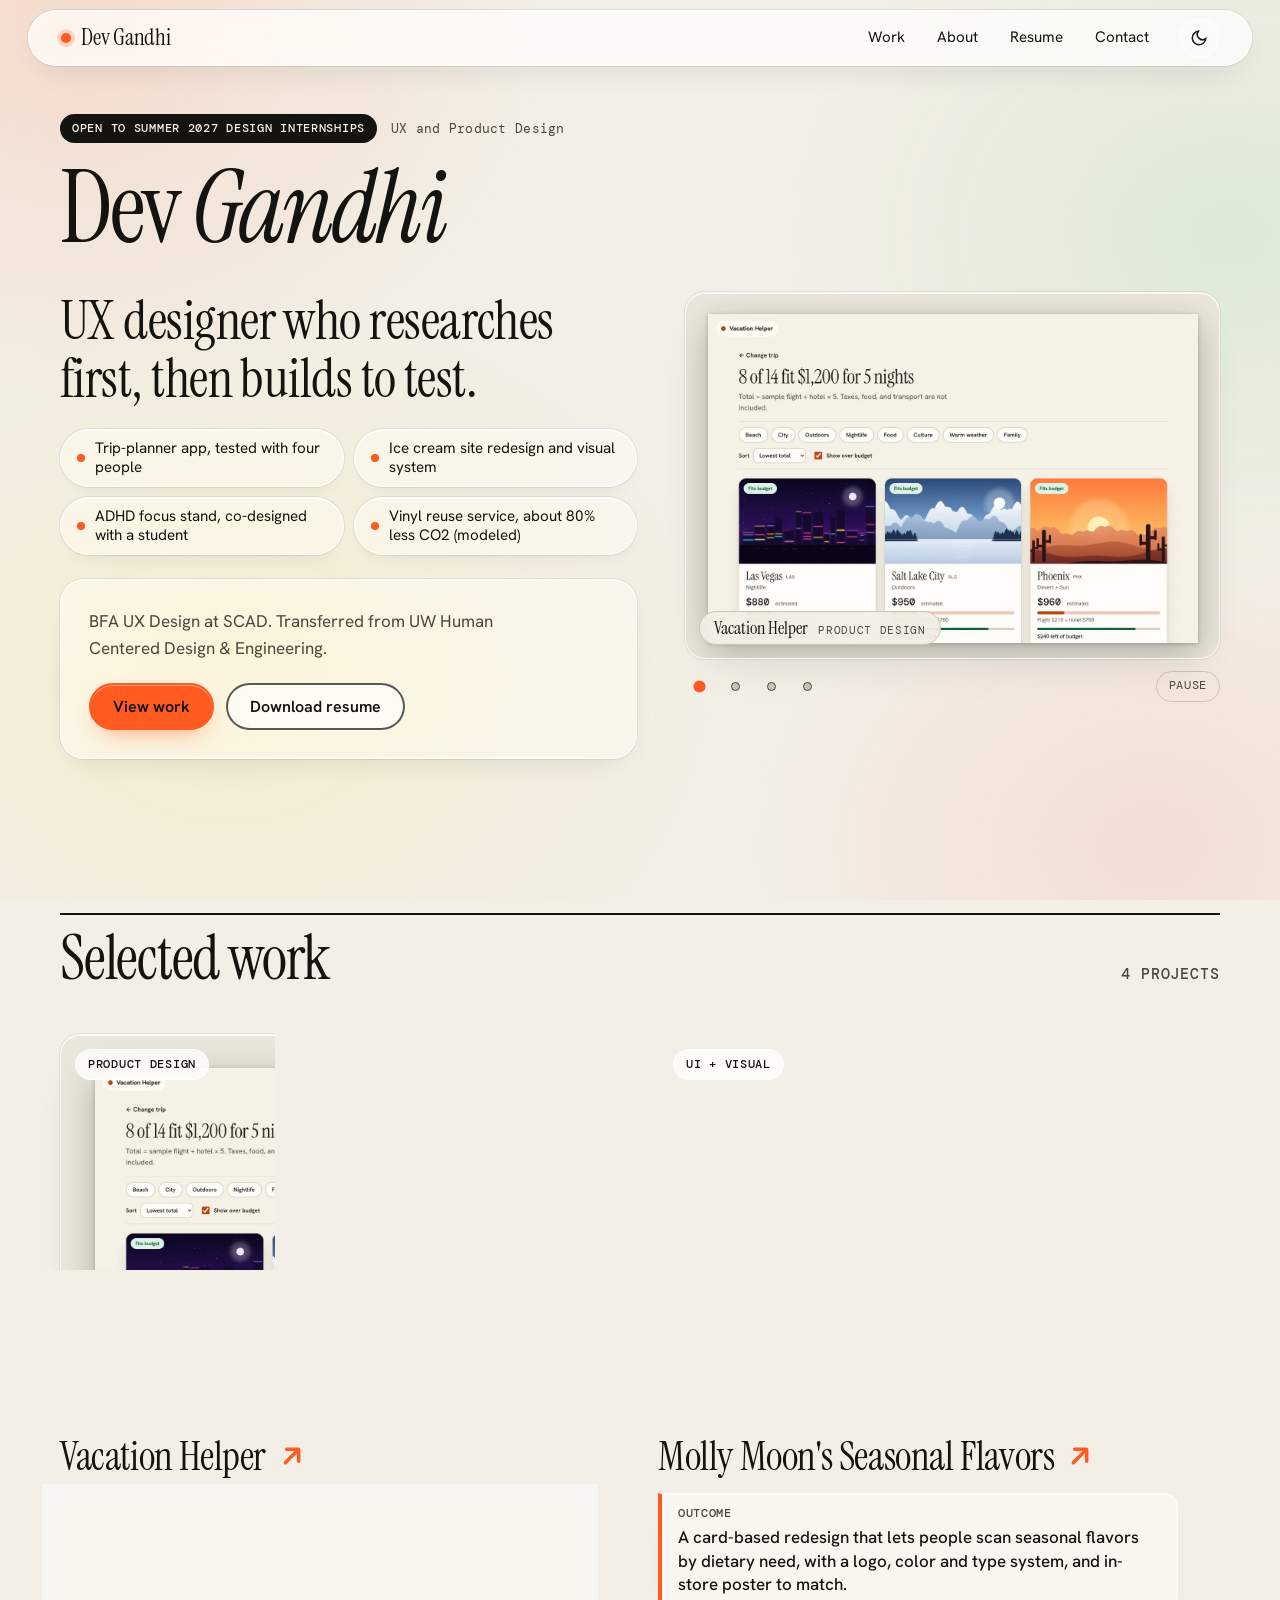
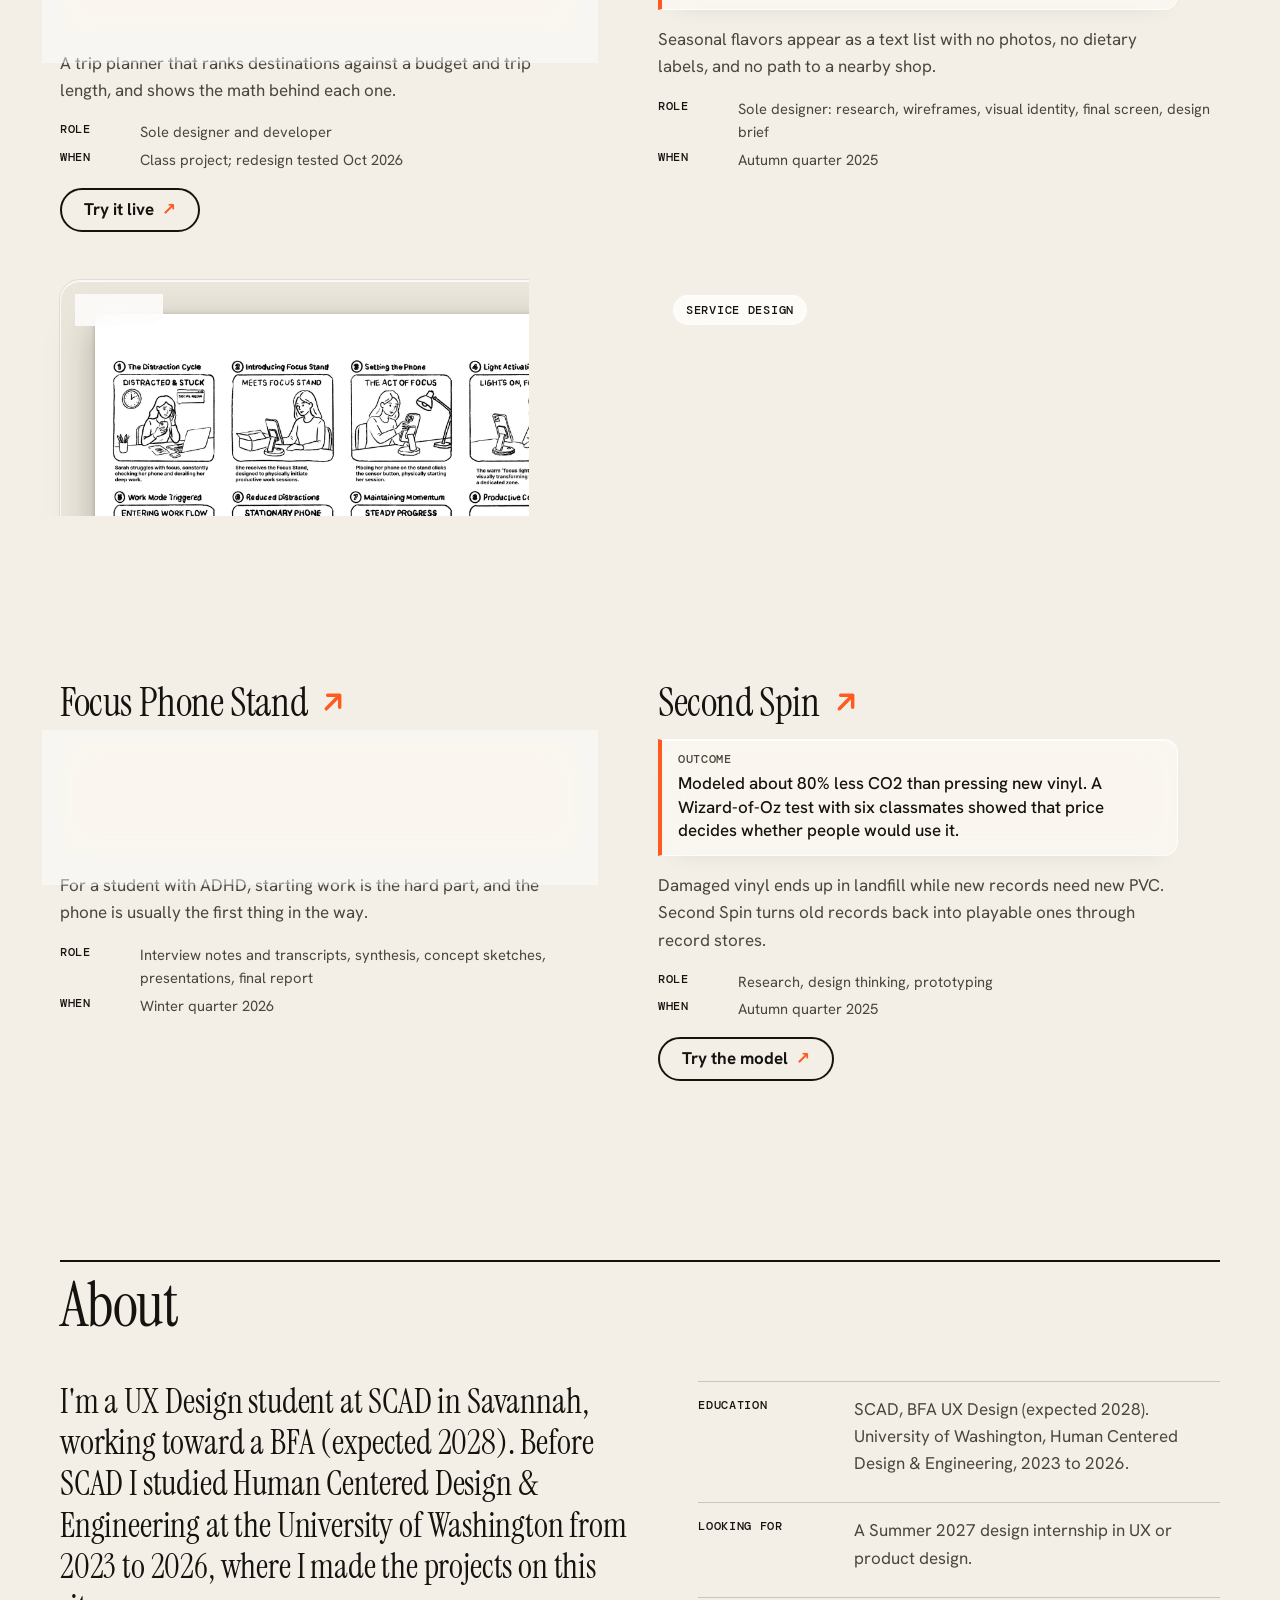
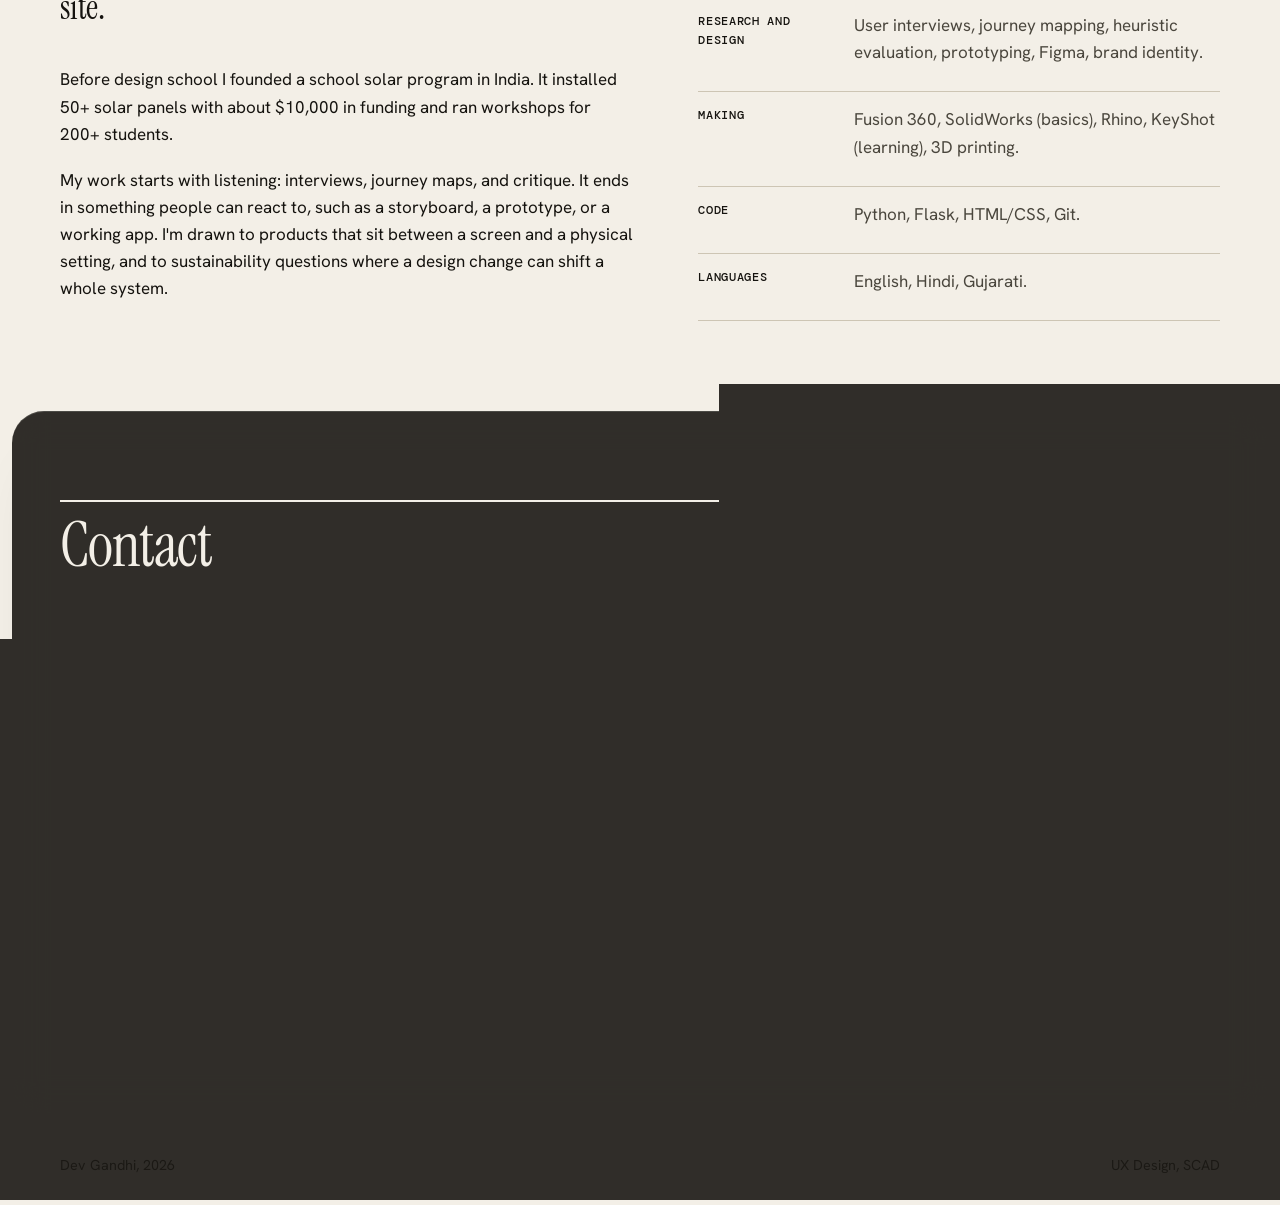
<file: index.html>
<!doctype html>
<html lang="en">
<head>
  <meta charset="utf-8">
  <meta name="viewport" content="width=device-width, initial-scale=1, viewport-fit=cover">
  <title>Dev Gandhi | UX and Product Designer</title>
  <meta name="description" content="Dev Gandhi is a UX and product design student at SCAD. Case studies in user research, UI design, prototyping, and testing. Seeking a Summer 2027 design internship.">
  <meta name="theme-color" content="#f3efe7" media="(prefers-color-scheme: light)">
  <meta name="theme-color" content="#12100d" media="(prefers-color-scheme: dark)">

  <!-- Open Graph. URLs assume the site lives at https://dev-0206.github.io/ . Change them if you use another address. -->
  <link rel="canonical" href="https://dev-0206.github.io/">
  <meta property="og:url" content="https://dev-0206.github.io/">
  <meta property="og:type" content="website">
  <meta property="og:title" content="Dev Gandhi | UX and Product Designer">
  <meta property="og:description" content="Four case studies: a trip-planner app tested with real people, a website redesign and visual system, an ADHD focus concept, and a vinyl reuse service.">
  <meta property="og:image" content="https://dev-0206.github.io/assets/og.png?v=2">
  <meta property="og:image:alt" content="Dev Gandhi. UX and Product Designer.">
  <meta name="twitter:card" content="summary_large_image">

  <link rel="icon" href="assets/favicon.svg" type="image/svg+xml">
  <link rel="preload" as="font" type="font/woff2" crossorigin href="assets/fonts/instrument-serif-latin-400-normal.woff2">
  <link rel="preload" as="font" type="font/woff2" crossorigin href="assets/fonts/hanken-grotesk-latin-wght-normal.woff2">
  <link rel="stylesheet" href="css/style.css?v=20261028l">
  <link rel="stylesheet" href="css/glass.css?v=20261028l">
  <link rel="stylesheet" href="css/refine.css?v=20261109d">
</head>
<body>
  <a class="skip" href="#main">Skip to content</a>

  <header class="site-head">
    <div class="wrap">
      <a class="brand" href="#top" aria-label="Dev Gandhi, home"><span class="brand-dot" aria-hidden="true"></span>Dev Gandhi</a>
      <nav class="nav" aria-label="Main">
        <a href="#work">Work</a>
        <a href="#about">About</a>
        <a class="hide-sm" href="assets/Dev_Gandhi_Resume.pdf" target="_blank" rel="noopener">Resume</a>
        <a href="#contact">Contact</a>
        <button class="icon-btn" id="theme" type="button" aria-label="Switch color theme" title="Switch color theme">
          <svg width="18" height="18" viewBox="0 0 24 24" fill="none" stroke="currentColor" stroke-width="2" stroke-linecap="round" aria-hidden="true"><path d="M21 12.8A9 9 0 1 1 11.2 3a7 7 0 0 0 9.8 9.8z"/></svg>
        </button>
      </nav>
    </div>
  </header>

  <main id="main">
    <div id="top"></div>
    <section class="hero" aria-labelledby="name">
      <div class="wrap">
        <p class="hero-kicker"><span class="pill" id="h-pos"></span><span id="h-focus"></span></p>
        <h1 id="name"><span id="h-first">Dev</span> <span class="l2" id="h-last">Gandhi</span></h1>
        <div class="hero-grid">
          <div class="hero-main">
            <p class="hero-statement" id="h-statement"></p>
            <ul class="hero-chips" id="h-chips" aria-label="Selected work"></ul>
          </div>
          <div class="hero-visual" id="h-visual"></div>
          <div class="hero-side">
            <p id="h-status"></p>
            <div class="btn-row">
              <a class="btn primary" href="#work">View work</a>
              <a class="btn" id="h-resume" href="assets/Dev_Gandhi_Resume.pdf" download>Download resume</a>
            </div>
          </div>
        </div>
      </div>
    </section>

    <section id="work" aria-labelledby="work-h">
      <div class="wrap">
        <div class="sec-head"><h2 id="work-h">Selected work</h2><span class="count" id="work-count"></span></div>
        <div class="work-grid" id="work-grid"></div>
        <noscript><p>The case studies need JavaScript to open. Email me and I will send a PDF.</p></noscript>
      </div>
    </section>

    <section id="about" aria-labelledby="about-h">
      <div class="wrap">
        <div class="sec-head"><h2 id="about-h">About</h2></div>
        <div class="about-grid">
          <div class="about-copy" id="about-copy"></div>
          <dl class="facts" id="about-facts"></dl>
        </div>
      </div>
    </section>

    <div class="band">
      <section id="contact" aria-labelledby="contact-h">
        <div class="wrap">
          <div class="sec-head"><h2 id="contact-h">Contact</h2></div>
          <div class="two-col close">
            <div>
              <h3 class="contact-head">Open to Summer 2027 design internships.</h3>
              <p class="contact-line">Email me about a role, or to hear more about my projects and process: <a id="c-email" href="mailto:gandhi.devv@gmail.com">gandhi.devv@gmail.com</a>. You can also find me on <a id="c-li" href="https://www.linkedin.com/in/devgandhii" target="_blank" rel="noopener">LinkedIn</a>.</p>
              <div class="email-row">
                <a class="btn primary" id="c-mail-btn" href="mailto:gandhi.devv@gmail.com">Email me</a>
                <a class="btn" id="r-dl" href="assets/Dev_Gandhi_Resume.pdf" download>Download resume</a>
                <button class="btn" id="c-copy" type="button">Copy email</button>
                <span class="toast" id="c-toast" role="status" aria-live="polite"></span>
              </div>
            </div>
            <div class="close-side">
              <img class="me" src="assets/img/me.webp" width="640" height="800" alt="Portrait of Dev Gandhi" loading="lazy" decoding="async">
              <div class="links" id="c-links"></div>
            </div>
          </div>
        </div>
      </section>
    </div>
  </main>

  <footer>
    <div class="wrap"><span>Dev Gandhi, <span id="year"></span></span><span>UX Design, SCAD</span></div>
  </footer>

  <div class="case" id="case" role="dialog" aria-modal="true" aria-labelledby="case-title" hidden></div>
  <div class="read-progress" id="read-progress" aria-hidden="true"><i></i></div>
  <div class="lightbox" id="lightbox" role="dialog" aria-modal="true" aria-label="Image viewer">
    <div class="lb-bar">
      <span class="lb-hint">Drag to move. Scroll or pinch to zoom.</span>
      <div class="lb-tools">
        <button type="button" id="lb-out" aria-label="Zoom out">&minus;</button>
        <button type="button" id="lb-fit" aria-label="Fit image to screen">Fit</button>
        <button type="button" id="lb-in" aria-label="Zoom in">+</button>
        <button type="button" id="lb-close" class="close">Close</button>
      </div>
    </div>
    <div class="lb-stage" id="lb-stage" tabindex="0" role="img" aria-label="Zoomable image. Use plus and minus to zoom, arrow keys to move, 0 to fit.">
      <img id="lb-img" alt="" draggable="false">
    </div>
    <p class="lb-cap" id="lb-cap"></p>
  </div>

  <script src="js/data.js?v=20261125b"></script>
  <script src="js/app.js?v=20261109d"></script>
  <script src="js/refine.js?v=20261109a"></script>
</body>
</html>
</file>
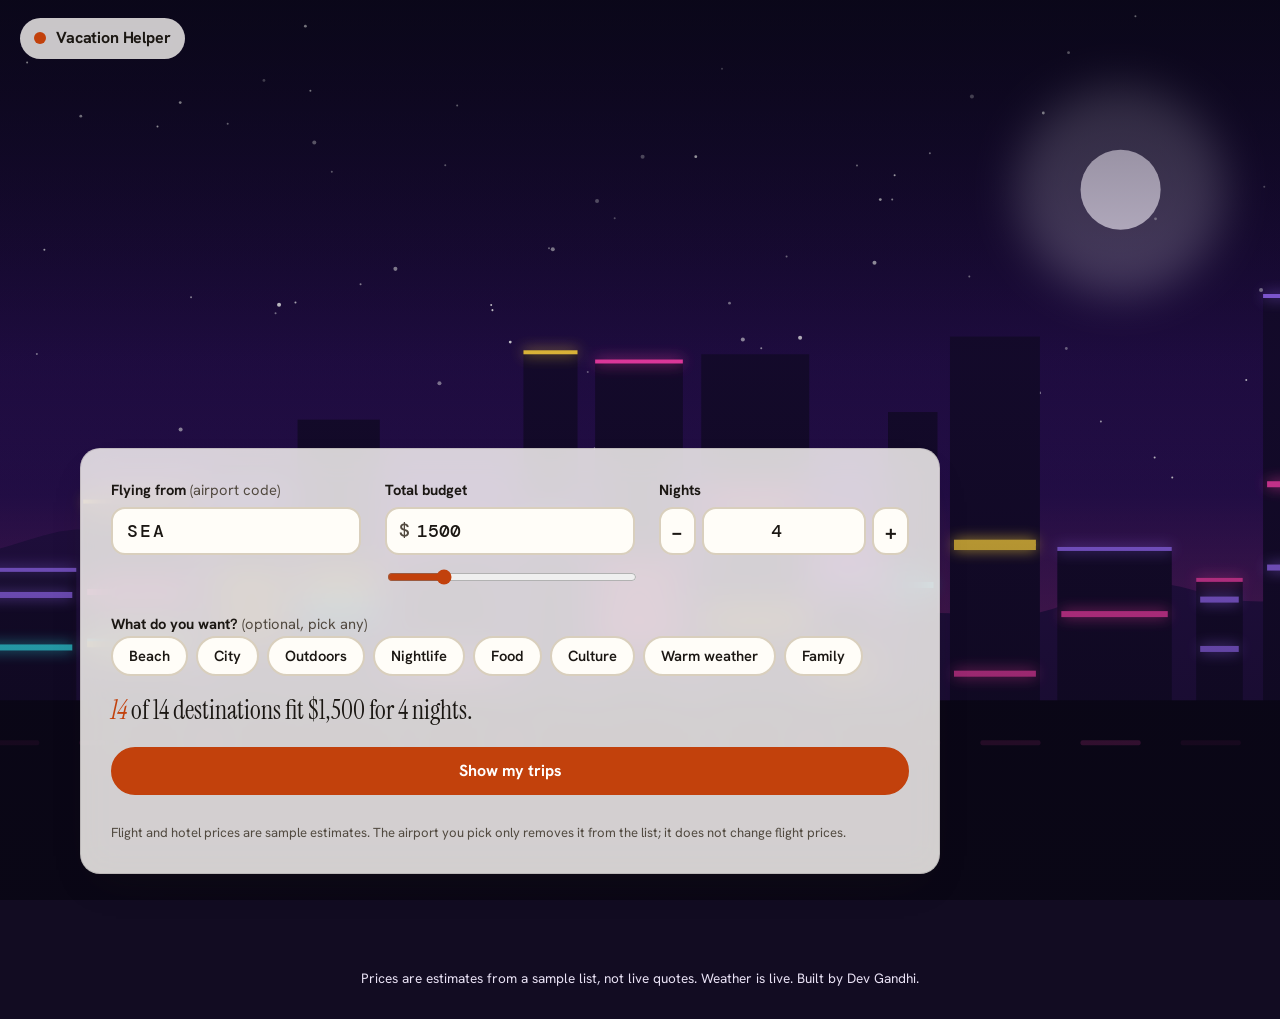
<file: vacation-helper-demo/index.html>
<!doctype html>
<html lang="en">
<head>
  <meta charset="utf-8">
  <meta name="viewport" content="width=device-width, initial-scale=1">
  <title>Vacation Helper</title>
  <meta name="description" content="Pick a budget and trip length. See which US destinations fit, and why, with the math shown.">
  <link rel="preload" as="font" type="font/woff2" crossorigin href="static/fonts/instrument-serif-latin-400-normal.woff2">
  <link rel="stylesheet" href="static/css/app.css">
</head>
<body class="home" data-page="home">
  <a class="skip" href="#main">Skip to content</a>
  <header class="top"><a class="logo" href="index.html"><span class="logo-mark" aria-hidden="true"></span>Vacation Helper</a></header>
  <main id="main">
<div class="backdrop" id="backdrop" aria-hidden="true">
  <img src="static/scenes/seattle.svg" alt="" data-scene="seattle" class="on"><img src="static/scenes/miami.svg" alt="" data-scene="miami" ><img src="static/scenes/denver.svg" alt="" data-scene="denver" ><img src="static/scenes/san-diego.svg" alt="" data-scene="san-diego" ><img src="static/scenes/chicago.svg" alt="" data-scene="chicago" ><img src="static/scenes/boston.svg" alt="" data-scene="boston" ><img src="static/scenes/las-vegas.svg" alt="" data-scene="las-vegas" ><img src="static/scenes/phoenix.svg" alt="" data-scene="phoenix" ><img src="static/scenes/austin.svg" alt="" data-scene="austin" ><img src="static/scenes/new-york.svg" alt="" data-scene="new-york" ><img src="static/scenes/orlando.svg" alt="" data-scene="orlando" ><img src="static/scenes/san-francisco.svg" alt="" data-scene="san-francisco" ><img src="static/scenes/nashville.svg" alt="" data-scene="nashville" ><img src="static/scenes/portland.svg" alt="" data-scene="portland" ><img src="static/scenes/salt-lake-city.svg" alt="" data-scene="salt-lake-city" >
</div>
<section class="hero wrap">
  <p class="eyebrow">Trip planner</p>
  <h1 class="display">Where can your budget take you?</h1>
  <p class="lede">Tell us what you can spend and how long you have. We rank <span id="count-lede">15</span> US destinations and show the math behind every one.</p>

  <form class="panel plan" action="results.html" method="get" id="plan" novalidate>
    <div class="field">
      <label for="origin">Flying from <span class="hint">(airport code)</span></label>
      <input id="origin" name="origin" value="SEA" maxlength="3" autocomplete="off" inputmode="text" pattern="[A-Za-z]{3}" required>
    </div>
    <div class="field">
      <label for="budget">Total budget</label>
      <div class="num"><span aria-hidden="true">$</span><input id="budget" name="budget" type="number" min="100" max="20000" step="50" value="1500" required></div>
      <input class="range" id="budget-r" type="range" min="300" max="6000" step="50" value="1500" aria-label="Budget slider">
    </div>
    <div class="field">
      <label for="nights">Nights</label>
      <div class="stepper">
        <button type="button" data-step="-1" aria-label="Fewer nights">&minus;</button>
        <input id="nights" name="nights" type="number" min="1" max="30" value="4" required>
        <button type="button" data-step="1" aria-label="More nights">+</button>
      </div>
    </div>
    <fieldset class="field wide">
      <legend>What do you want? <span class="hint">(optional, pick any)</span></legend>
      <div class="chips" id="vibes"></div>
    </fieldset>
    <div class="live wide" id="live" aria-live="polite"></div>
    <button class="btn primary wide" type="submit">Show my trips</button>
    <p class="fine wide">Flight and hotel prices are sample estimates. The airport you pick only removes it from the list; it does not change flight prices.</p>
  </form>
</section>
<script id="dest-data" type="application/json">[]</script>
</main>
  <footer class="foot">Prices are estimates from a sample list, not live quotes. Weather is live. Built by Dev Gandhi.</footer>
  <script>window.VH_DEMO=1</script><script src="static/js/data.js"></script><script src="static/js/demo.js"></script><script src="static/js/app.js" defer></script>
</body>
</html>
</file>
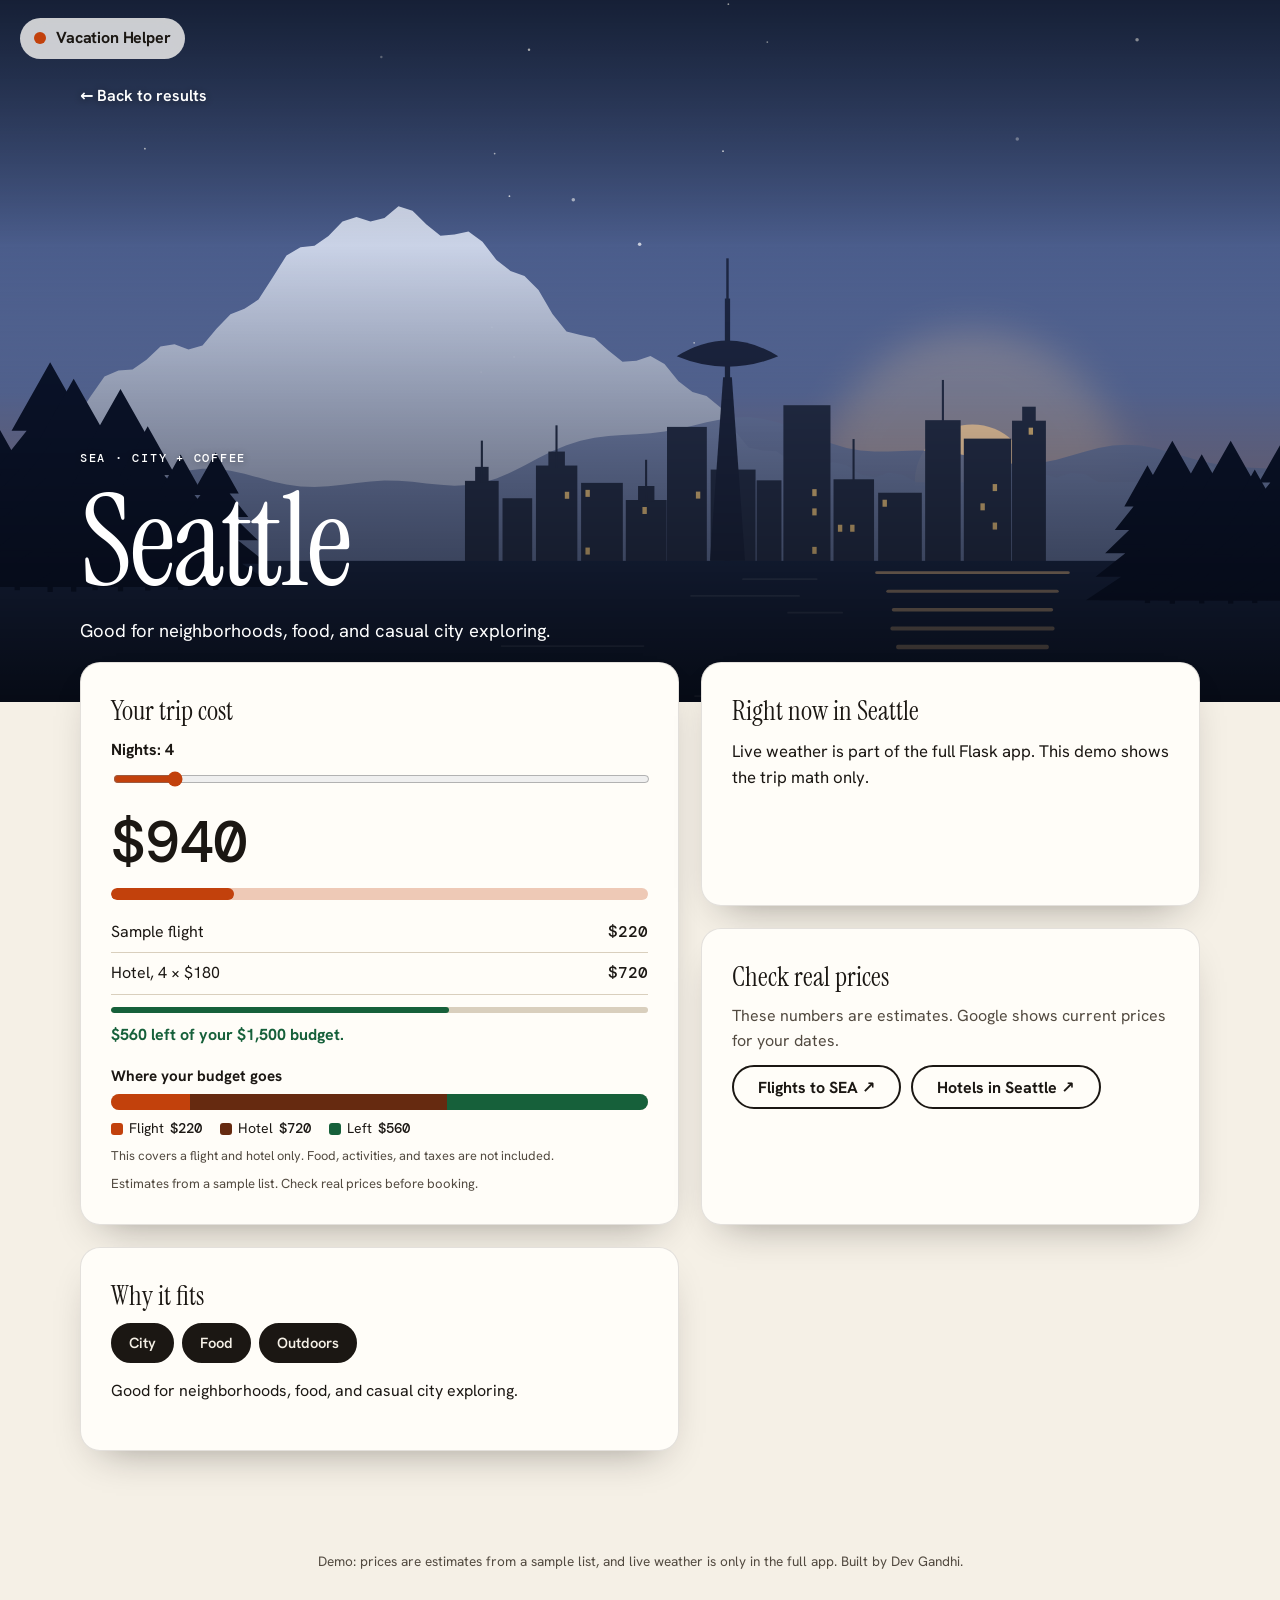
<file: vacation-helper-demo/destination.html>
<!doctype html>
<html lang="en"><head><meta charset="utf-8"><meta name="viewport" content="width=device-width, initial-scale=1">
<title>Vacation Helper (demo)</title><meta name="robots" content="noindex">
<link rel="stylesheet" href="static/css/app.css"></head>
<body class="dest" data-page="dest"><a class="skip" href="#main">Skip to content</a>
<header class="top"><a class="logo" href="index.html"><span class="logo-mark" aria-hidden="true"></span>Vacation Helper</a></header>
<main id="main"></main>
<footer class="foot">Demo: prices are estimates from a sample list, and live weather is only in the full app. Built by Dev Gandhi.</footer>
<script>window.VH_DEMO=1</script><script src="static/js/data.js"></script><script src="static/js/demo.js"></script><script src="static/js/app.js" defer></script></body></html>
</file>
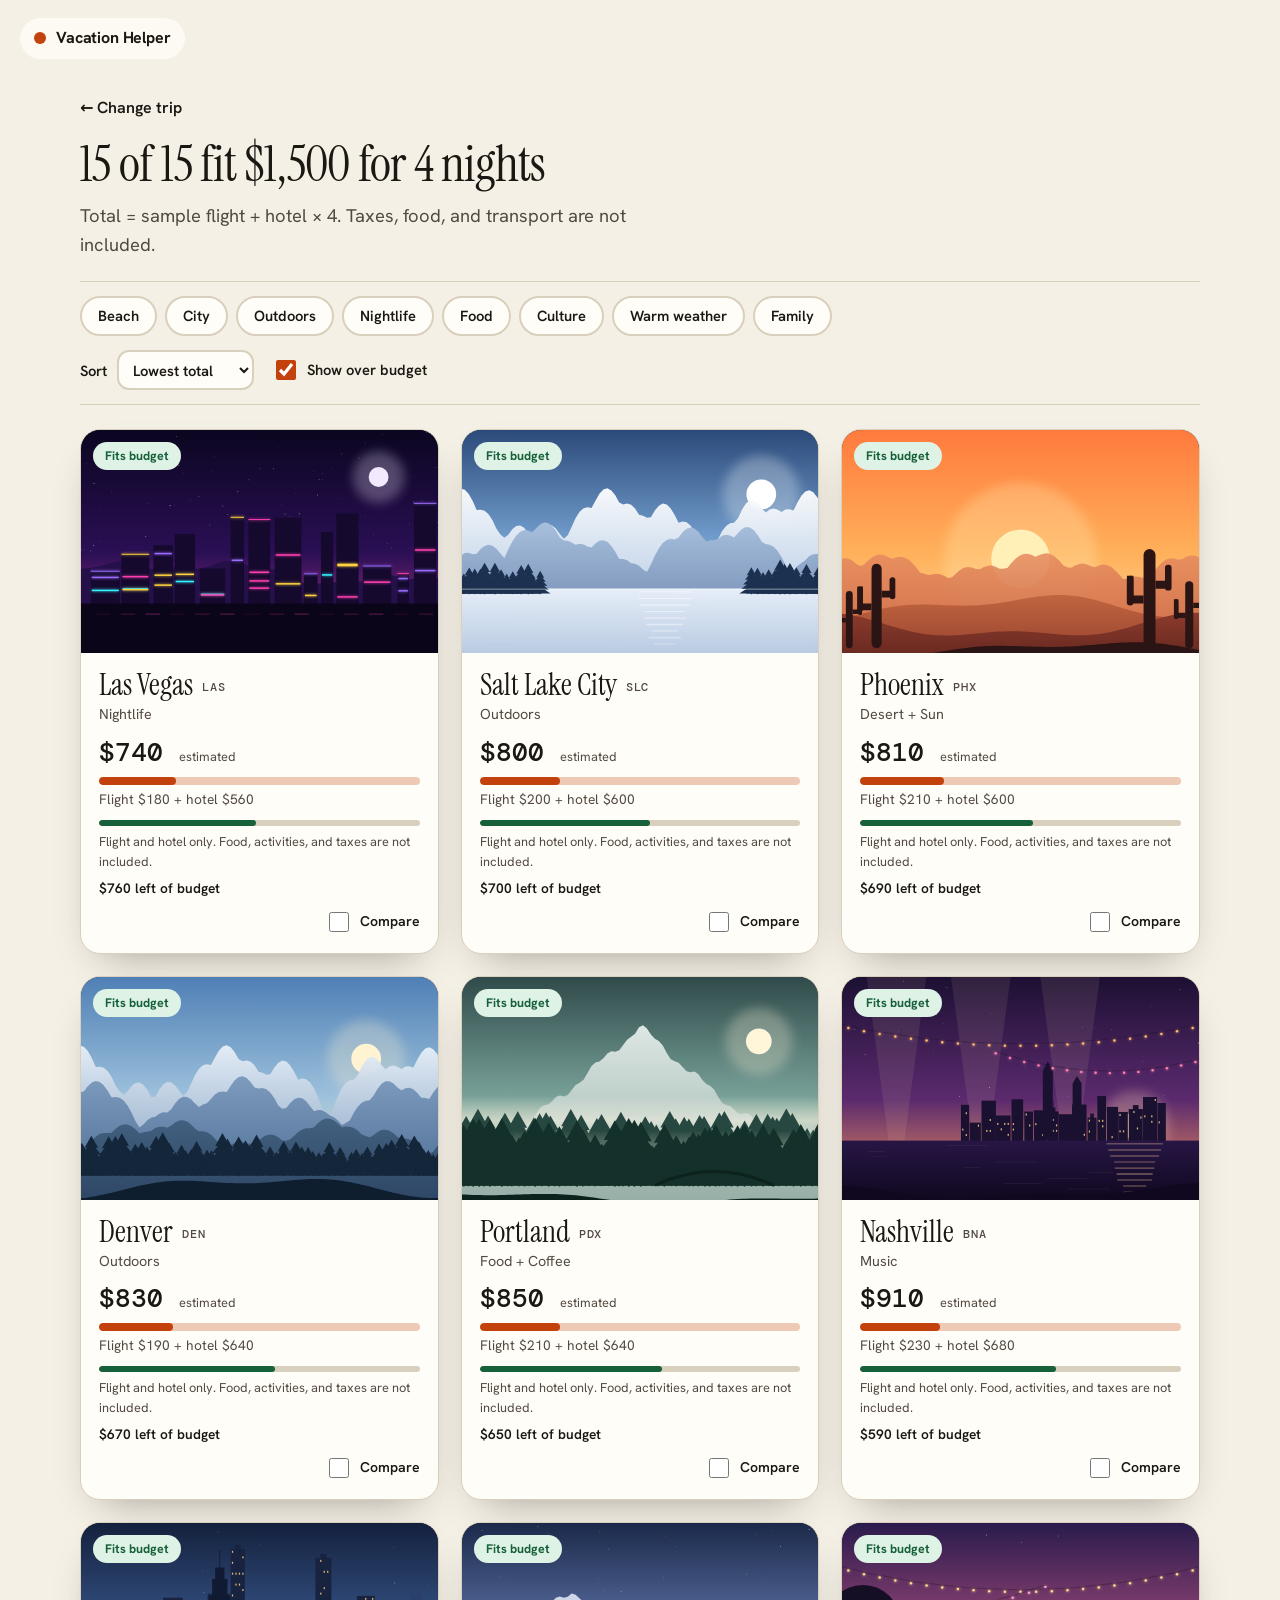
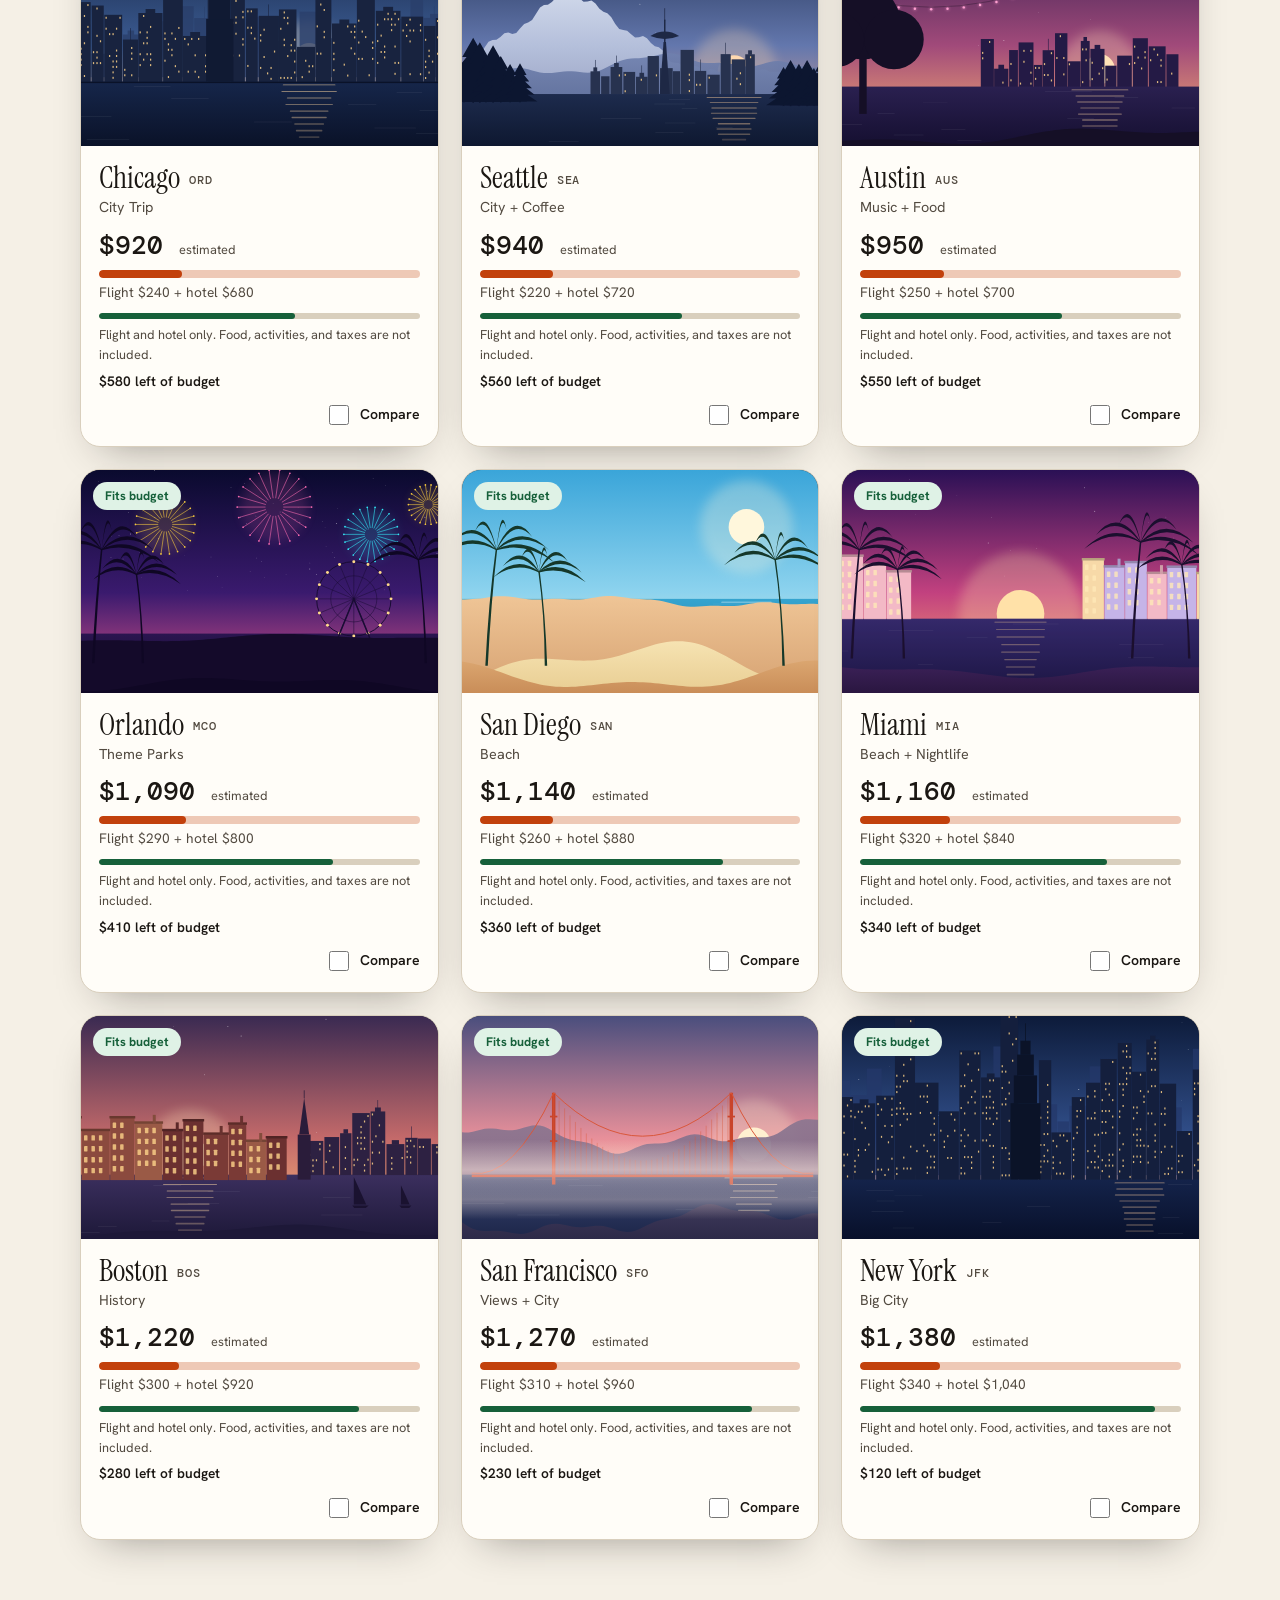
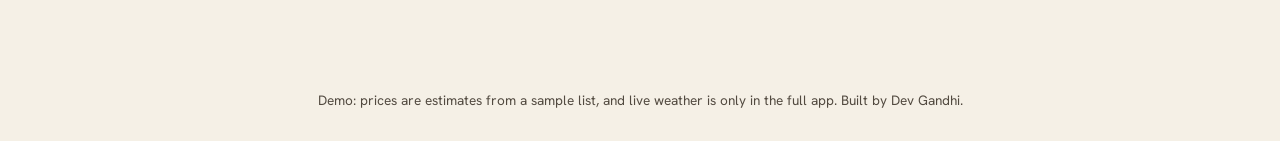
<file: vacation-helper-demo/results.html>
<!doctype html>
<html lang="en"><head><meta charset="utf-8"><meta name="viewport" content="width=device-width, initial-scale=1">
<title>Vacation Helper (demo)</title><meta name="robots" content="noindex">
<link rel="stylesheet" href="static/css/app.css"></head>
<body class="" data-page="results"><a class="skip" href="#main">Skip to content</a>
<header class="top"><a class="logo" href="index.html"><span class="logo-mark" aria-hidden="true"></span>Vacation Helper</a></header>
<main id="main"></main>
<footer class="foot">Demo: prices are estimates from a sample list, and live weather is only in the full app. Built by Dev Gandhi.</footer>
<script>window.VH_DEMO=1</script><script src="static/js/data.js"></script><script src="static/js/demo.js"></script><script src="static/js/app.js" defer></script></body></html>
</file>
<file: css/style.css>
/*
  Layout concept: a quiet paper-toned page where a very large serif name does the
  talking. Work is shown as large image panels. Case studies open as a full-screen sheet
  with a sticky project bar.
  Color follows 60 / 30 / 10: 60% warm paper ground, 30% ink and panel, 10% signal orange.
*/
/* Self-hosted fonts */
@font-face { font-family: "Instrument Serif"; font-style: normal; font-weight: 400; font-display: swap; src: url("../assets/fonts/instrument-serif-latin-400-normal.woff2") format("woff2"); }
@font-face { font-family: "Instrument Serif"; font-style: italic; font-weight: 400; font-display: swap; src: url("../assets/fonts/instrument-serif-latin-400-italic.woff2") format("woff2"); }
@font-face { font-family: "Hanken Grotesk"; font-style: normal; font-weight: 100 900; font-display: swap; src: url("../assets/fonts/hanken-grotesk-latin-wght-normal.woff2") format("woff2"); }
@font-face { font-family: "DM Mono"; font-style: normal; font-weight: 400; font-display: swap; src: url("../assets/fonts/dm-mono-latin-400-normal.woff2") format("woff2"); }
@font-face { font-family: "DM Mono"; font-style: normal; font-weight: 500; font-display: swap; src: url("../assets/fonts/dm-mono-latin-500-normal.woff2") format("woff2"); }
:root {
  --bg: #f3efe7;
  --panel: #e8e2d6;
  --panel-2: #dcd5c6;
  --ink: #15130f;
  --ink-2: #4a463d;
  --line: #cdc5b4;
  --accent: #ff5a1f;
  --on-accent: #15130f;
  --focus: #1f3fff;
  --shadow: rgba(21, 19, 15, 0.14);
  --st-mat: #f6e8a6;
  --st-em: #f3b8b3;
  --st-prod: #acdfb4;
  --font-display: "Instrument Serif", "Iowan Old Style", Georgia, "Times New Roman", serif;
  --font-body: "Hanken Grotesk", "Avenir Next", "Segoe UI", system-ui, sans-serif;
  --font-mono: "DM Mono", ui-monospace, "SF Mono", Menlo, Consolas, monospace;
  --max: 1160px;
  color-scheme: light;
}
@media (prefers-color-scheme: dark) {
  :root:not([data-theme="light"]) {
    --bg: #12100d;
    --panel: #1c1a16;
    --panel-2: #26231d;
    --ink: #ece7dc;
    --ink-2: #b3ac9d;
    --line: #302c25;
    --accent: #ff7a45;
    --on-accent: #15130f;
    --focus: #8fa0ff;
    --shadow: rgba(0, 0, 0, 0.5);
    --st-mat: #5a4e1e;
    --st-em: #6d3834;
    --st-prod: #2f5a3b;
    color-scheme: dark;
  }
}
:root[data-theme="dark"] {
  --bg: #12100d;
  --panel: #1c1a16;
  --panel-2: #26231d;
  --ink: #ece7dc;
  --ink-2: #b3ac9d;
  --line: #302c25;
  --accent: #ff7a45;
  --on-accent: #15130f;
  --focus: #8fa0ff;
  --shadow: rgba(0, 0, 0, 0.5);
  --st-mat: #5a4e1e;
  --st-em: #6d3834;
  --st-prod: #2f5a3b;
  color-scheme: dark;
}

*, *::before, *::after { box-sizing: border-box; }
html { scroll-behavior: smooth; -webkit-text-size-adjust: 100%; }
body {
  margin: 0;
  background: var(--bg);
  color: var(--ink);
  font-family: var(--font-body);
  font-size: 1.0625rem;
  line-height: 1.6;
  -webkit-font-smoothing: antialiased;
}
html.locked { overflow: hidden; }
img { max-width: 100%; display: block; }
a { color: inherit; text-decoration-thickness: 1px; text-underline-offset: 3px; }
a:hover { text-decoration-color: var(--accent); text-decoration-thickness: 2px; }
button { font: inherit; color: inherit; }
:focus-visible { outline: 3px solid var(--focus); outline-offset: 3px; border-radius: 4px; }
.skip {
  position: absolute; left: 12px; top: -60px; z-index: 100;
  background: var(--ink); color: var(--bg); padding: 10px 14px; border-radius: 6px;
}
.skip:focus { top: 12px; }
.sr { position: absolute; width: 1px; height: 1px; overflow: hidden; clip: rect(0 0 0 0); white-space: nowrap; }

.wrap {
  width: 100%;
  max-width: calc(var(--max) + 2 * 16px);
  margin-inline: auto;
  padding-left: max(16px, env(safe-area-inset-left, 0px));
  padding-right: max(16px, env(safe-area-inset-right, 0px));
}
@media (min-width: 720px) {
  .wrap {
    padding-left: max(32px, env(safe-area-inset-left, 0px));
    padding-right: max(32px, env(safe-area-inset-right, 0px));
    max-width: calc(var(--max) + 2 * 32px);
  }
}

/* ---------- Header ---------- */
.site-head {
  position: sticky; top: 0; z-index: 20;
  background: color-mix(in srgb, var(--bg) 88%, transparent);
  backdrop-filter: blur(10px);
  border-bottom: 1px solid var(--line);
}
.site-head .wrap { display: flex; align-items: center; justify-content: space-between; gap: 16px; min-height: 60px; }
.brand { font-family: var(--font-display); font-weight: 700; font-size: 1.15rem; text-decoration: none; letter-spacing: -0.01em; display: inline-flex; align-items: center; gap: 10px; }
.brand-dot { width: 10px; height: 10px; border-radius: 50%; background: var(--accent); box-shadow: 0 0 0 4px color-mix(in srgb, var(--accent) 22%, transparent); }
.nav { display: flex; align-items: center; gap: clamp(10px, 2.4vw, 28px); font-size: 0.95rem; }
.nav a { text-decoration: none; padding: 6px 2px; border-bottom: 2px solid transparent; }
.nav a:hover { border-bottom-color: var(--accent); }
.icon-btn {
  width: 40px; height: 40px; border-radius: 50%; border: 1px solid var(--line);
  background: transparent; cursor: pointer; display: inline-grid; place-items: center;
}
.icon-btn:hover { background: var(--panel); }
@media (max-width: 560px) { .nav .hide-sm { display: none; } }

/* ---------- Hero ---------- */
.hero { padding-block: clamp(48px, 9vw, 120px) clamp(40px, 6vw, 80px); }
.hero-kicker { margin: 0 0 18px; font-size: 1rem; color: var(--ink-2); display: flex; flex-wrap: wrap; gap: 6px 14px; align-items: center; }
.hero-kicker .pill {
  background: var(--ink); color: var(--bg); padding: 4px 12px; border-radius: 999px; font-weight: 600; font-size: 0.9rem;
}
.hero h1 {
  margin: 0;
  font-family: var(--font-display);
  font-size: clamp(3.6rem, 15.5vw, 12.5rem);
  line-height: 0.88;
  letter-spacing: -0.045em;
  font-weight: 800;
  font-stretch: 100%;
  font-variation-settings: "opsz" 96, "wdth" 100;
  text-wrap: balance;
}
.hero h1 .l2 { display: block; color: var(--ink); }
.hero-grid { margin-top: clamp(28px, 4vw, 56px); display: grid; gap: 28px 56px; grid-template-columns: 1fr; align-items: end; }
@media (min-width: 860px) { .hero-grid { grid-template-columns: 1.3fr 1fr; } }
.hero-statement { font-family: var(--font-display); font-size: clamp(1.5rem, 3.2vw, 2.25rem); line-height: 1.15; letter-spacing: -0.02em; margin: 0; font-weight: 500; max-width: 24ch; text-wrap: balance; }
.hero-side { display: grid; gap: 20px; }
.hero-side p { margin: 0; color: var(--ink-2); max-width: 46ch; }
.btn-row { display: flex; flex-wrap: wrap; gap: 12px; }
.btn {
  display: inline-flex; align-items: center; gap: 10px; text-decoration: none; cursor: pointer;
  padding: 13px 22px; border-radius: 999px; font-weight: 600; border: 2px solid var(--ink);
  background: transparent; font-size: 1rem; line-height: 1.1;
}
.btn:hover { text-decoration: none; background: var(--panel); }
.btn.primary { background: var(--accent); border-color: var(--accent); color: var(--on-accent); }
.btn.primary:hover { background: color-mix(in srgb, var(--accent) 86%, var(--ink)); border-color: color-mix(in srgb, var(--accent) 86%, var(--ink)); }
.hero-tags { display: flex; flex-wrap: wrap; gap: 8px; margin: 0; padding: 0; list-style: none; }
.hero-tags li { border: 1px solid var(--line); border-radius: 999px; padding: 4px 12px; font-size: 0.9rem; color: var(--ink-2); }

@media (prefers-reduced-motion: no-preference) {
  .hero h1 { animation: weight-in 1.1s cubic-bezier(.2,.7,.2,1) both; }
  @keyframes weight-in {
    from { font-weight: 200; letter-spacing: 0.01em; font-variation-settings: "opsz" 96, "wdth" 75; }
    to   { font-weight: 800; letter-spacing: -0.045em; font-variation-settings: "opsz" 96, "wdth" 100; }
  }
}

/* ---------- Sections ---------- */
section { padding-block: clamp(48px, 7vw, 96px); }
.sec-head { display: flex; align-items: baseline; justify-content: space-between; gap: 16px; margin-bottom: clamp(24px, 4vw, 44px); border-top: 2px solid var(--ink); padding-top: 14px; }
.sec-head h2 { margin: 0; font-family: var(--font-display); font-size: clamp(1.6rem, 3.6vw, 2.4rem); letter-spacing: -0.025em; font-weight: 700; }
.sec-head .count { color: var(--ink-2); font-size: 0.95rem; }

/* ---------- Work grid ---------- */
.work-grid { display: grid; gap: clamp(28px, 4vw, 48px) clamp(20px, 3vw, 36px); grid-template-columns: 1fr; }
@media (min-width: 820px) { .work-grid { grid-template-columns: 1fr 1fr; } }
.card { display: grid; gap: 16px; text-decoration: none; color: inherit; align-content: start; min-width: 0; }
.card:hover { text-decoration: none; }
.card-media {
  background: var(--panel); border-radius: 18px; overflow: hidden; aspect-ratio: 16 / 11;
  display: grid; place-items: center; position: relative;
}
.card-media img { width: 100%; height: 100%; transition: transform .5s cubic-bezier(.2,.7,.2,1); }
.card-media img.cover { object-fit: cover; }
.card-media img.contain { object-fit: contain; padding: 4%; }
.card:hover .card-media img, .card:focus-visible .card-media img { transform: scale(1.035); }
.card-tag {
  position: absolute; left: 14px; top: 14px; background: var(--bg); color: var(--ink);
  border-radius: 999px; padding: 4px 12px; font-size: 0.85rem; font-weight: 600;
}
.card h3 { margin: 0; font-family: var(--font-display); font-size: clamp(1.45rem, 2.4vw, 1.9rem); letter-spacing: -0.02em; line-height: 1.1; font-weight: 700; display: flex; align-items: baseline; gap: 10px; flex-wrap: wrap; }
.card h3 .arrow { width: 0.8em; height: 0.8em; align-self: center; transition: transform .25s; flex: none; }
.card:hover h3 .arrow { transform: translate(4px, -4px); }
.card h3 .arrow path { stroke: var(--accent); }
.card p { margin: 0; color: var(--ink-2); max-width: 52ch; }
.card dl { margin: 0; display: grid; gap: 4px; font-size: 0.92rem; color: var(--ink-2); }
.card dl div { display: grid; grid-template-columns: 70px 1fr; gap: 10px; }
.card dt { font-weight: 600; color: var(--ink); }
.card dd { margin: 0; min-width: 0; }

/* ---------- About ---------- */
.about-grid { display: grid; gap: 40px 64px; grid-template-columns: 1fr; }
@media (min-width: 860px) { .about-grid { grid-template-columns: 1.1fr 1fr; } }
.about-copy p { margin: 0 0 1.1em; max-width: 60ch; }
.about-copy p:first-child { font-family: var(--font-display); font-size: clamp(1.3rem, 2.2vw, 1.65rem); line-height: 1.3; letter-spacing: -0.015em; font-weight: 500; }
.facts { margin: 0; display: grid; gap: 0; }
.facts div { display: grid; grid-template-columns: 140px 1fr; gap: 16px; padding: 14px 0; border-top: 1px solid var(--line); }
.facts div:last-child { border-bottom: 1px solid var(--line); }
.facts dt { font-weight: 600; }
.facts dd { margin: 0; color: var(--ink-2); min-width: 0; }
@media (max-width: 520px) { .facts div { grid-template-columns: 1fr; gap: 2px; } }

/* ---------- Resume + Contact ---------- */
.band { background: var(--ink); color: var(--bg); }
.band .sec-head { border-top-color: var(--bg); }
.band a { color: inherit; }
.band .btn { border-color: var(--bg); }
.band .btn:hover { background: color-mix(in srgb, var(--bg) 14%, transparent); }
.band .btn.primary { background: var(--accent); border-color: var(--accent); color: #15130f; }
.two-col { display: grid; gap: 28px 64px; grid-template-columns: 1fr; align-items: start; }
@media (min-width: 860px) { .two-col { grid-template-columns: 1fr 1fr; } }
.band p { margin: 0 0 18px; max-width: 48ch; opacity: .9; }
.email-row { display: flex; flex-wrap: wrap; gap: 12px; align-items: center; margin-bottom: 18px; }
.email-text { font-family: var(--font-display); font-size: clamp(1.3rem, 3.2vw, 2rem); letter-spacing: -0.02em; user-select: all; overflow-wrap: anywhere; }
.links { display: flex; flex-wrap: wrap; gap: 12px; }
.toast { font-size: .9rem; opacity: 0; transition: opacity .2s; }
.toast.on { opacity: 1; }
footer { padding-block: 28px; font-size: .9rem; color: var(--ink-2); }
footer .wrap { display: flex; flex-wrap: wrap; justify-content: space-between; gap: 8px 24px; }

/* ---------- Case study sheet ---------- */
.case {
  position: fixed; inset: 0; z-index: 50; background: var(--bg); overflow-y: auto; overscroll-behavior: contain;
  display: none;
}
.case.open { display: block; }
@media (prefers-reduced-motion: no-preference) {
  .case.open { animation: sheet-in .38s cubic-bezier(.2,.7,.2,1) both; }
  @keyframes sheet-in { from { transform: translateY(28px); opacity: 0; } to { transform: none; opacity: 1; } }
}
.case-bar {
  position: sticky; top: 0; z-index: 5; background: color-mix(in srgb, var(--bg) 92%, transparent);
  backdrop-filter: blur(10px); border-bottom: 1px solid var(--line);
}
.case-bar .wrap { display: flex; align-items: center; gap: 12px; min-height: 60px; justify-content: space-between; }
.case-back { display: inline-flex; align-items: center; gap: 8px; border: 1px solid var(--line); background: transparent; padding: 8px 16px 8px 12px; border-radius: 999px; cursor: pointer; font-weight: 600; }
.case-back:hover { background: var(--panel); }
.case-pos { color: var(--ink-2); font-size: .92rem; }
.case-nav { display: inline-flex; gap: 8px; }
kbd { font: inherit; font-size: .78rem; border: 1px solid var(--line); border-radius: 5px; padding: 0 6px; color: var(--ink-2); }
@media (max-width: 640px) { .case-bar kbd, .case-pos { display: none; } }

.case-hero { padding-block: clamp(36px, 6vw, 80px) 28px; }
.case-hero .tagline { display: inline-block; background: var(--accent); color: var(--on-accent); padding: 4px 14px; border-radius: 999px; font-weight: 700; font-size: .88rem; margin-bottom: 20px; }
.case-hero h1 { margin: 0; font-family: var(--font-display); font-weight: 800; font-size: clamp(2.4rem, 8vw, 6rem); line-height: .96; letter-spacing: -0.04em; text-wrap: balance; max-width: 16ch; }
.case-hero .lede { font-family: var(--font-display); font-size: clamp(1.25rem, 2.6vw, 1.85rem); line-height: 1.25; letter-spacing: -0.015em; max-width: 34ch; margin: 22px 0 0; font-weight: 500; text-wrap: balance; }
.meta { margin: clamp(28px, 4vw, 48px) 0 0; display: grid; grid-template-columns: repeat(auto-fit, minmax(210px, 1fr)); gap: 0 28px; border-top: 2px solid var(--ink); }
.meta div { padding: 14px 0; border-bottom: 1px solid var(--line); min-width: 0; }
.meta dt { font-weight: 700; font-size: .88rem; color: var(--ink-2); margin-bottom: 2px; }
.meta dd { margin: 0; overflow-wrap: anywhere; }

.case-cover { margin-top: 12px; background: var(--panel); border-radius: 22px; overflow: hidden; display: grid; place-items: center; aspect-ratio: 16 / 9; }
.case-cover img { width: 100%; height: 100%; }
.case-cover img.cover { object-fit: cover; }
.case-cover img.contain { object-fit: contain; padding: 3%; }

.cs { padding-block: clamp(28px, 4.5vw, 56px) 0; }
.cs-row { display: grid; gap: 14px 56px; grid-template-columns: 1fr; padding-block: clamp(28px, 4vw, 48px); border-top: 1px solid var(--line); }
@media (min-width: 900px) { .cs-row { grid-template-columns: 220px minmax(0, 1fr); } }
.cs-row > h2 { margin: 0; font-family: var(--font-display); font-size: 1.35rem; letter-spacing: -0.015em; font-weight: 700; line-height: 1.15; }
@media (min-width: 900px) { .cs-row > h2 { position: sticky; top: 84px; align-self: start; } }
.cs-body { display: grid; gap: 20px; min-width: 0; }
.cs-body > p { margin: 0; max-width: 64ch; }
.cs-body ul { margin: 0; padding-left: 1.2em; display: grid; gap: 8px; max-width: 64ch; }
.cs-body li::marker { color: var(--accent); }

.fig { margin: 0; display: grid; gap: 10px; min-width: 0; }
.fig-btn { all: unset; display: block; cursor: zoom-in; border-radius: 14px; overflow: hidden; background: var(--panel); }
.fig-btn:focus-visible { outline: 3px solid var(--focus); outline-offset: 3px; }
.fig-btn img { width: 100%; height: auto; }
.fig-btn img.contain { padding: 2%; }
.fig figcaption { font-size: .92rem; color: var(--ink-2); max-width: 70ch; }
.fig:not(.wide) { max-width: 760px; }
.figs .fig { max-width: none; }
.figs { display: grid; gap: 22px; grid-template-columns: 1fr; }
@media (min-width: 640px) { .figs.c2 { grid-template-columns: 1fr 1fr; } .figs.c3 { grid-template-columns: repeat(3, 1fr); } }
.figs .fig-btn { aspect-ratio: auto; }

.cards { display: grid; gap: 14px; grid-template-columns: 1fr; }
@media (min-width: 640px) { .cards.c2 { grid-template-columns: 1fr 1fr; } .cards.c3 { grid-template-columns: repeat(3, 1fr); } }
.cards.c1 { grid-template-columns: 1fr; }
.mini { background: var(--panel); border-radius: 14px; padding: 18px 20px; min-width: 0; }
.mini h3 { margin: 0 0 6px; font-family: var(--font-display); font-size: 1.08rem; letter-spacing: -0.01em; line-height: 1.2; }
.mini p { margin: 0; font-size: .98rem; color: var(--ink-2); }

.steps { margin: 0; padding: 0; list-style: none; display: grid; gap: 0; counter-reset: step; border-left: 2px solid var(--line); margin-left: 6px; }
.steps li { position: relative; padding: 0 0 22px 28px; counter-increment: step; }
.steps li:last-child { padding-bottom: 0; }
.steps li::before { content: ""; position: absolute; left: -7px; top: 6px; width: 12px; height: 12px; border-radius: 50%; background: var(--accent); }
.steps h3 { margin: 0 0 2px; font-family: var(--font-display); font-size: 1.08rem; }
.steps p { margin: 0; color: var(--ink-2); max-width: 60ch; }

.tbl-wrap { overflow-x: auto; border: 1px solid var(--line); border-radius: 12px; }
.tbl { width: 100%; border-collapse: collapse; font-size: .96rem; min-width: 460px; }
.tbl caption { text-align: left; padding: 10px 14px; font-size: .88rem; color: var(--ink-2); caption-side: bottom; border-top: 1px solid var(--line); }
.tbl th, .tbl td { text-align: left; padding: 11px 14px; border-bottom: 1px solid var(--line); vertical-align: top; }
.tbl thead th { background: var(--panel); font-weight: 700; }
.tbl tbody tr:last-child td { border-bottom: 0; }
.tbl td:first-child { font-weight: 600; white-space: nowrap; }
@media (max-width: 640px) { .tbl td:first-child { white-space: normal; } }

.stats { display: grid; gap: 14px; grid-template-columns: repeat(auto-fit, minmax(150px, 1fr)); }
.stat { background: var(--panel); border-radius: 14px; padding: 18px 20px; }
.stat b { display: block; font-family: var(--font-display); font-size: clamp(1.7rem, 4vw, 2.6rem); line-height: 1; letter-spacing: -0.03em; font-variant-numeric: tabular-nums; }
.stat span { color: var(--ink-2); font-size: .92rem; display: block; margin-top: 8px; }
.stats-note { margin: 0; color: var(--ink-2); font-size: .95rem; max-width: 64ch; }

.quote { margin: 0; padding: 4px 0 4px 20px; border-left: 4px solid var(--accent); max-width: 60ch; }
.quote p { margin: 0; font-family: var(--font-display); font-size: 1.35rem; line-height: 1.3; letter-spacing: -0.01em; }
.quote cite { display: block; margin-top: 8px; font-style: normal; color: var(--ink-2); font-size: .92rem; }

.note { border: 2px solid var(--ink); border-radius: 14px; padding: 18px 20px; max-width: 70ch; }
.note h3 { margin: 0 0 6px; font-family: var(--font-display); font-size: 1.05rem; }
.note p { margin: 0; color: var(--ink-2); }
.link-list { display: grid; gap: 8px; }
.link-list a { font-weight: 600; }

.case-next { margin-top: clamp(40px, 6vw, 72px); background: var(--ink); color: var(--bg); }
.case-next a { display: grid; gap: 10px; padding-block: clamp(36px, 6vw, 72px); text-decoration: none; }
.case-next small { opacity: .75; font-size: .95rem; }
.case-next strong { font-family: var(--font-display); font-size: clamp(2rem, 7vw, 4.5rem); letter-spacing: -0.035em; line-height: 1; font-weight: 800; display: flex; gap: 16px; align-items: center; flex-wrap: wrap; }
.case-next a:hover strong span.t { text-decoration: underline; text-decoration-color: var(--accent); text-decoration-thickness: 4px; text-underline-offset: 8px; }
.case-next .arrow-big { width: .7em; height: .7em; }
.case-next .arrow-big path { stroke: var(--accent); }

/* ---------- Lightbox ---------- */

noscript .wrap { padding-block: 20px; }


/* ---------- Typography v2: editorial serif display, grotesk body, mono labels ---------- */
.brand { font-weight: 400; font-size: 1.45rem; letter-spacing: -0.01em; }
.hero-kicker { font-family: var(--font-mono); font-size: .84rem; letter-spacing: .02em; }
.hero-kicker .pill, .card-tag, .case-pos, .count, .meta dt, .facts dt, .card dt, .stat span, .tbl thead th {
  font-family: var(--font-mono); font-weight: 500; font-size: .74rem; letter-spacing: .06em; text-transform: uppercase;
}
.hero-kicker .pill { padding: 5px 12px; }
.card-tag { padding: 5px 12px; }
.meta dt { margin-bottom: 4px; }
.hero h1 { font-weight: 400; font-size: clamp(4.4rem, 20vw, 16rem); line-height: .8; letter-spacing: -0.035em; font-variation-settings: normal; font-stretch: normal; }
.hero h1 .l2 { font-style: italic; letter-spacing: -0.03em; }
@media (prefers-reduced-motion: no-preference) {
  .hero h1 { animation: rise .9s cubic-bezier(.2,.7,.2,1) both; }
  @keyframes rise { from { opacity: 0; transform: translateY(.1em); } to { opacity: 1; transform: none; } }
}
.hero-statement { font-weight: 400; font-size: clamp(1.8rem, 3.8vw, 2.9rem); line-height: 1.1; letter-spacing: -0.01em; max-width: 21ch; }
.sec-head h2 { font-weight: 400; font-size: clamp(2.3rem, 5.4vw, 3.8rem); letter-spacing: -0.02em; line-height: 1; }
.card h3 { font-weight: 400; font-size: clamp(1.9rem, 3.2vw, 2.5rem); letter-spacing: -0.01em; line-height: 1.02; }
.about-copy p:first-child { font-weight: 400; font-size: clamp(1.55rem, 2.8vw, 2.15rem); line-height: 1.2; letter-spacing: -0.005em; }
.email-text { font-size: clamp(1.6rem, 4vw, 2.6rem); letter-spacing: -0.01em; }
.case-hero h1 { font-weight: 400; font-size: clamp(3.2rem, 11vw, 8rem); line-height: .9; letter-spacing: -0.03em; max-width: 13ch; }
.case-hero .lede { font-weight: 400; font-size: clamp(1.5rem, 3vw, 2.2rem); line-height: 1.18; letter-spacing: -0.005em; max-width: 30ch; }
.cs-row > h2 { font-family: var(--font-mono); font-weight: 500; font-size: .78rem; letter-spacing: .08em; text-transform: uppercase; line-height: 1.5; color: var(--ink-2); padding-top: .35rem; }
.mini h3, .steps h3, .note h3 { font-family: var(--font-body); font-weight: 650; font-size: 1.05rem; letter-spacing: 0; }
.stat b { font-weight: 400; font-size: clamp(2.1rem, 4.8vw, 3.4rem); letter-spacing: -0.01em; }
.quote p { font-style: italic; font-size: clamp(1.5rem, 2.6vw, 1.9rem); line-height: 1.22; letter-spacing: 0; }
.case-next strong { font-weight: 400; font-size: clamp(2.6rem, 8.5vw, 6rem); letter-spacing: -0.025em; }
.tbl thead th { font-weight: 500; }

/* ---------- Image viewer (pan and zoom) ---------- */
.lightbox { position: fixed; inset: 0; z-index: 80; background: #0a0907; display: none; flex-direction: column; }
.lightbox.open { display: flex; }
.lb-bar { display: flex; align-items: center; justify-content: space-between; gap: 12px; flex-wrap: wrap;
  padding: max(12px, env(safe-area-inset-top, 0px)) max(16px, env(safe-area-inset-right, 0px)) 12px max(16px, env(safe-area-inset-left, 0px)); }
.lb-hint { color: #b3ac9d; font-family: var(--font-mono); font-size: .74rem; letter-spacing: .04em; text-transform: uppercase; }
.lb-tools { display: flex; gap: 8px; margin-left: auto; }
.lb-tools button { min-width: 44px; min-height: 44px; padding: 0 14px; background: #ece7dc; color: #15130f; border: 0; border-radius: 999px; font: 600 1rem var(--font-body); cursor: pointer; }
.lb-tools button:hover { background: #fff; }
.lb-tools button:focus-visible, .lb-stage:focus-visible { outline: 3px solid #8fa0ff; outline-offset: 2px; }
.lb-stage { position: relative; flex: 1 1 auto; min-height: 0; overflow: hidden; touch-action: none; cursor: grab; user-select: none; -webkit-user-select: none; }
.lb-stage:active { cursor: grabbing; }
.lb-stage img { position: absolute; left: 0; top: 0; max-width: none; transform-origin: 0 0; background: #fff; will-change: transform; -webkit-user-drag: none; }
.lb-cap { margin: 0; color: #ece7dc; font-size: .92rem; text-align: center; padding: 10px max(16px, env(safe-area-inset-right, 0px)) max(12px, env(safe-area-inset-bottom, 0px)) max(16px, env(safe-area-inset-left, 0px)); max-height: 22vh; overflow: auto; }
.contact-line { max-width: 52ch; }
.contact-line a { text-underline-offset: 3px; }
.email-row { margin-top: 18px; }


/* ---------- Second Spin interactive model ---------- */
.stages, .sens { display: grid; gap: 16px; min-width: 0; padding: clamp(18px, 3vw, 28px); border: 1px solid var(--line); border-radius: 16px; background: color-mix(in srgb, var(--panel) 45%, var(--bg)); }
.model-h { margin: 0; font-family: var(--font-display); font-weight: 400; font-size: clamp(1.7rem, 3.4vw, 2.3rem); line-height: 1.05; letter-spacing: -0.01em; }
.model-lead { margin: 0; color: var(--ink-2); max-width: 62ch; }
.stage-tabs { display: grid; grid-template-columns: repeat(5, minmax(0, 1fr)); gap: 8px; }
.stage-tab { all: unset; box-sizing: border-box; cursor: pointer; display: grid; gap: 4px; align-content: start; padding: 12px 12px 14px; border: 1px solid var(--line); border-radius: 12px; background: var(--bg); min-height: 88px; transition: background .15s, border-color .15s; }
.stage-tab:hover { border-color: var(--ink-2); }
.stage-tab[aria-selected="true"] { background: var(--ink); color: var(--bg); border-color: var(--ink); }
.stage-tab:focus-visible { outline: 3px solid var(--focus); outline-offset: 3px; }
.stage-tab .sn { font-family: var(--font-mono); font-size: .72rem; letter-spacing: .06em; opacity: .75; }
.stage-tab .nm { font-weight: 650; font-size: .98rem; line-height: 1.15; overflow-wrap: anywhere; }
.stage-tab .fc { font-family: var(--font-mono); font-size: .66rem; letter-spacing: .06em; text-transform: uppercase; color: var(--accent); }
.stage-tab[aria-selected="true"] .fc { color: var(--accent); }
.stage-panel { display: grid; gap: 14px; min-width: 0; }
.stage-panel:focus-visible { outline: 3px solid var(--focus); outline-offset: 4px; border-radius: 8px; }
.stage-title { margin: 0; font-family: var(--font-display); font-weight: 400; font-size: clamp(1.8rem, 3.6vw, 2.6rem); line-height: 1; }
.stage-blurb { margin: 0; max-width: 64ch; }
.io { display: grid; grid-template-columns: minmax(0, 1fr) auto minmax(0, 1fr); gap: 14px; align-items: start; }
.io h5 { margin: 0 0 8px; font-family: var(--font-mono); font-weight: 500; font-size: .74rem; letter-spacing: .06em; text-transform: uppercase; color: var(--ink-2); }
.io-arrow { align-self: center; font-size: 1.6rem; color: var(--ink-2); padding-top: 26px; }
.stickies { list-style: none; margin: 0; padding: 0; display: grid; gap: 8px; }
.sticky { padding: 10px 12px; border-radius: 4px; font-size: .94rem; line-height: 1.3; color: var(--ink); box-shadow: 0 1px 0 var(--shadow); overflow-wrap: anywhere; }
.sticky.mat, .sw.mat { background: var(--st-mat); }
.sticky.em, .sw.em { background: var(--st-em); }
.sticky.prod, .sw.prod { background: var(--st-prod); }
.vh { position: absolute; width: 1px; height: 1px; margin: -1px; padding: 0; overflow: hidden; clip: rect(0 0 0 0); white-space: nowrap; border: 0; }
.stage-change { margin: 0; padding: 14px 16px; border-left: 4px solid var(--accent); background: var(--bg); border-radius: 0 10px 10px 0; max-width: 70ch; }
.stage-change b { display: block; font-family: var(--font-mono); font-weight: 500; font-size: .74rem; letter-spacing: .06em; text-transform: uppercase; color: var(--ink-2); margin-bottom: 4px; }
.stage-nav { display: flex; gap: 10px; flex-wrap: wrap; }
.stage-nav .btn[disabled] { opacity: .4; cursor: not-allowed; }
.legend { list-style: none; margin: 0; padding: 0; display: flex; flex-wrap: wrap; gap: 8px 18px; font-size: .88rem; color: var(--ink-2); }
.legend li { display: inline-flex; align-items: center; gap: 8px; }
.sw { width: 14px; height: 14px; border-radius: 3px; display: inline-block; border: 1px solid var(--line); }
.sw.cur { background: var(--ink-2); }
.sw.paper { background: color-mix(in srgb, var(--ink-2) 50%, var(--bg)); }
.sw.rep { background: var(--accent); }
.sw.trn { background: var(--ink); }
.sens-ctl { display: grid; grid-template-columns: auto minmax(120px, 1fr) auto auto; gap: 12px 16px; align-items: center; }
.sens-ctl label { font-weight: 600; }
.sens-ctl input[type="range"] { width: 100%; accent-color: var(--accent); min-height: 32px; }
.sens-ctl input[type="range"]:focus-visible { outline: 3px solid var(--focus); outline-offset: 3px; }
.sens-out { font-family: var(--font-mono); min-width: 6ch; text-align: right; }
.chk { display: inline-flex; gap: 10px; align-items: center; cursor: pointer; width: fit-content; }
.chk input { width: 20px; height: 20px; accent-color: var(--accent); }
.bars { display: grid; gap: 10px; }
.bar-row { display: grid; grid-template-columns: 150px minmax(0, 1fr) 110px; gap: 12px; align-items: center; }
.bl { font-size: .92rem; }
.bv { font-family: var(--font-mono); font-size: .86rem; text-align: right; }
.bar { height: 28px; border-radius: 6px; background: var(--bg); border: 1px solid var(--line); display: flex; overflow: hidden; }
.seg { display: block; height: 100%; min-width: 0; transition: width .2s ease; }
.seg.cur { background: var(--ink-2); }
.seg.paper { background: color-mix(in srgb, var(--ink-2) 50%, var(--bg)); }
.seg.rep { background: var(--accent); }
.seg.trn { background: var(--ink); }
@media (prefers-reduced-motion: reduce) { .seg, .stage-tab { transition: none; } }
.sens-result { margin: 0; font-size: 1.1rem; }
.sens-result strong { display: block; font-family: var(--font-display); font-weight: 400; font-size: clamp(2.2rem, 4.4vw, 3.2rem); line-height: 1; letter-spacing: -0.01em; margin-bottom: 6px; }
.sens-facts { margin: 0; padding-left: 1.2em; display: grid; gap: 6px; max-width: 70ch; }
@media (max-width: 859px) {
  .stage-tabs { display: flex; overflow-x: auto; scroll-snap-type: x proximity; padding-bottom: 6px; }
  .stage-tab { flex: 0 0 auto; min-width: 140px; scroll-snap-align: start; }
}
@media (max-width: 719px) {
  .io { grid-template-columns: 1fr; }
  .io-arrow { padding-top: 0; transform: rotate(90deg); justify-self: start; }
  .sens-ctl { grid-template-columns: 1fr auto; }
  .sens-ctl label { grid-column: 1 / -1; }
  .sens-ctl .btn { grid-column: 1 / -1; width: fit-content; }
  .bar-row { grid-template-columns: 1fr auto; }
  .bar-row .bar { grid-column: 1 / -1; grid-row: 2; }
}

.cs-body ul.stickies, .cs-body ul.legend { padding: 0; margin: 0; list-style: none; }
.cs-body ul.stickies > li, .cs-body ul.legend > li { margin: 0; }

/* ---------- Hero v3: proof first (smaller name, headline, proof chips) ---------- */
.hero { padding-block: clamp(24px, 4vw, 48px) clamp(36px, 5vw, 64px); }
.hero h1 { font-size: clamp(2.8rem, 8vw, 6.25rem); line-height: .95; }
.hero h1 .l2 { display: inline; }
.hero-grid { align-items: start; margin-top: clamp(20px, 3vw, 36px); }
.hero-main { display: grid; gap: 22px; min-width: 0; }
/* Case study: top strip and folded sections */
.case-strip { display: grid; gap: 12px; margin-top: 28px; max-width: 72ch; }
.case-strip-item {
  margin: 0; display: grid; gap: 4px; padding: 12px 16px;
  font-weight: 500; line-height: 1.4;
  background: var(--panel); border-left: 4px solid var(--accent); border-radius: 0 14px 14px 0;
}
.case-strip .lbl { font-family: var(--font-mono); font-weight: 500; font-size: .72rem; letter-spacing: .06em; text-transform: uppercase; color: var(--ink-2); }
.cs-fold { padding-block: clamp(16px, 2.4vw, 24px); }
.cs-details > summary {
  list-style: none; cursor: pointer; display: inline-flex; align-items: center; gap: 10px;
  padding: 10px 18px; min-height: 44px; border: 1px solid var(--line); border-radius: 999px;
  font-weight: 600; font-size: .95rem;
}
.cs-details > summary::-webkit-details-marker { display: none; }
.cs-details > summary::after { content: ""; width: 8px; height: 8px; border-right: 2px solid var(--accent); border-bottom: 2px solid var(--accent); transform: rotate(45deg) translateY(-2px); transition: transform .2s; }
.cs-details[open] > summary::after { transform: rotate(-135deg) translateY(-2px); }
.cs-details > summary:hover { background: var(--panel); }
.cs-details > summary:focus-visible { outline: 3px solid var(--focus); outline-offset: 3px; }
.cs-details-body { margin-top: 24px; }
@media (prefers-reduced-motion: reduce) { .cs-details > summary::after { transition: none; } }
.card { scroll-margin-top: 96px; }
.card .card-outcome {
  display: grid; gap: 4px; padding: 12px 16px; max-width: 52ch;
  color: var(--ink); font-weight: 500; line-height: 1.4;
  background: var(--panel); border-left: 4px solid var(--accent); border-radius: 0 14px 14px 0;
}
.card-outcome-label { font-family: var(--font-mono); font-weight: 500; font-size: .72rem; letter-spacing: .06em; text-transform: uppercase; color: var(--ink-2); }
.hero-statement { font-size: clamp(2rem, 4.6vw, 3.4rem); line-height: 1.06; max-width: 22ch; }
.hero-chips { list-style: none; margin: 0; padding: 0; display: grid; grid-template-columns: 1fr; gap: 10px; }
@media (min-width: 640px) { .hero-chips { grid-template-columns: repeat(2, minmax(0, 1fr)); } }
.hero-chips li { display: flex; min-width: 0; }
.hero-chips a {
  display: flex; align-items: center; gap: 10px; padding: 9px 16px; min-height: 44px; width: 100%;
  border: 1px solid var(--line); border-radius: 999px; text-decoration: none; font-size: .95rem; line-height: 1.25;
}
.hero-chips a::before { content: ""; width: 8px; height: 8px; border-radius: 50%; background: var(--accent); flex: none; }
.hero-chips a:hover { border-color: var(--ink); background: var(--panel); text-decoration: none; }

.contact-head { margin: 0 0 14px; font-family: var(--font-display); font-weight: 400; font-size: clamp(1.9rem, 3.8vw, 2.9rem); line-height: 1.04; letter-spacing: -0.01em; max-width: 18ch; text-wrap: balance; }

/* Live demo link under a project card */
.card-wrap { display: grid; gap: 16px; align-content: start; min-width: 0; }
.card-live {
  justify-self: start; display: inline-flex; align-items: center; min-height: 44px; padding: 0 22px;
  border: 2px solid var(--ink); border-radius: 999px; color: var(--ink); font-weight: 700; text-decoration: none;
}
.card-live::after { content: "\2197"; margin-left: 8px; color: var(--accent); }
.card-live:hover { background: var(--ink); color: var(--bg); text-decoration: none; }
.card-live:focus-visible { outline: 3px solid var(--accent); outline-offset: 3px; }

/* Mobile header + title focus fixes */
.brand { white-space: nowrap; }
#case-title:focus { outline: none; }
@media (max-width: 420px) {
  .brand { font-size: 1.2rem; gap: 8px; }
  .nav { gap: 10px; font-size: 0.9rem; }
}
@media (max-width: 340px) { .brand-dot { display: none; } .nav { gap: 6px; font-size: 0.84rem; } }
</file>
<file: css/glass.css>
/*
  Glass theme (optional layer). Loaded after style.css and only restyles surfaces.
  To turn it off: delete the <link> to css/glass.css in index.html, or `git revert` the commit that added it.

  Idea: a soft, fixed color field (the site's own paper, orange, sage, butter, and rose tones)
  sits behind everything. Panels are frosted glass over it, so content slides across the color as you scroll.
  Safety nets: solid fallback without backdrop-filter, and for "reduce transparency" or "more contrast".
*/

:root {
  /* How see-through panels are. Fallback blocks at the bottom raise these to near-solid. */
  --glass-a: 46%;
  --glass-a-strong: 72%;
  --glass-a-soft: 30%;
  --glass-tint: #ffffff;
  --glass-edge: rgba(255, 255, 255, 0.7);
  --glass-hi: rgba(255, 255, 255, 0.85);
  --glass-ring: color-mix(in srgb, var(--ink) 8%, transparent);
  --glass: color-mix(in srgb, var(--glass-tint) var(--glass-a), transparent);
  --glass-strong: color-mix(in srgb, var(--glass-tint) var(--glass-a-strong), transparent);
  --glass-soft: color-mix(in srgb, var(--glass-tint) var(--glass-a-soft), transparent);
  --blur: blur(16px) saturate(165%);
  --ambient:
    radial-gradient(62vmax 52vmax at 6% 2%, rgba(255, 90, 31, 0.26), transparent 60%),
    radial-gradient(56vmax 46vmax at 96% 26%, rgba(172, 223, 180, 0.6), transparent 62%),
    radial-gradient(64vmax 52vmax at 18% 76%, rgba(246, 232, 166, 0.7), transparent 60%),
    radial-gradient(52vmax 42vmax at 90% 94%, rgba(243, 184, 179, 0.6), transparent 62%);
}
@media (prefers-color-scheme: dark) {
  :root:not([data-theme="light"]) {
    --glass-tint: #2a2620;
    --glass-edge: rgba(255, 255, 255, 0.13);
    --glass-hi: rgba(255, 255, 255, 0.09);
    --glass-ring: rgba(255, 255, 255, 0.05);
    --ambient:
      radial-gradient(62vmax 52vmax at 6% 2%, rgba(255, 122, 69, 0.24), transparent 60%),
      radial-gradient(56vmax 46vmax at 96% 26%, rgba(79, 150, 100, 0.3), transparent 62%),
      radial-gradient(64vmax 52vmax at 18% 76%, rgba(160, 130, 40, 0.24), transparent 60%),
      radial-gradient(52vmax 42vmax at 90% 94%, rgba(150, 70, 64, 0.28), transparent 62%);
  }
}
:root[data-theme="dark"] {
  --glass-tint: #2a2620;
  --glass-edge: rgba(255, 255, 255, 0.13);
  --glass-hi: rgba(255, 255, 255, 0.09);
  --glass-ring: rgba(255, 255, 255, 0.05);
  --ambient:
    radial-gradient(62vmax 52vmax at 6% 2%, rgba(255, 122, 69, 0.24), transparent 60%),
    radial-gradient(56vmax 46vmax at 96% 26%, rgba(79, 150, 100, 0.3), transparent 62%),
    radial-gradient(64vmax 52vmax at 18% 76%, rgba(160, 130, 40, 0.24), transparent 60%),
    radial-gradient(52vmax 42vmax at 90% 94%, rgba(150, 70, 64, 0.28), transparent 62%);
}

/* ---------- Color field behind everything ---------- */
body::before {
  content: "";
  position: fixed; inset: 0; z-index: -1;
  background: var(--ambient);
  pointer-events: none;
}
.case { background-color: var(--bg); background-image: var(--ambient); }

/* ---------- Shared glass surface ---------- */
.mini, .stat, .note, .stages, .sens, .hero-side, .tbl-wrap, .fig-btn {
  background: var(--glass);
  -webkit-backdrop-filter: var(--blur);
  backdrop-filter: var(--blur);
  border: 1px solid var(--glass-edge);
  box-shadow: inset 0 1px 0 var(--glass-hi), 0 0 0 1px var(--glass-ring), 0 14px 34px -18px var(--shadow);
}
.note { border-width: 1px; }
.hero-side { padding: clamp(18px, 2.6vw, 28px); border-radius: 24px; }
.stages, .sens { border-radius: 22px; }
.mini, .stat { border-radius: 18px; }
.tbl-wrap { border-radius: 16px; }
.tbl thead th { background: var(--glass-soft); }
.tbl th, .tbl td { border-bottom-color: color-mix(in srgb, var(--ink) 10%, transparent); }

/* Inside a glass panel: lighter fills, no second blur (nested blur adds cost, not depth). */
.stage-tab { background: var(--glass-soft); border-color: var(--glass-edge); }
.stage-tab:hover { background: var(--glass); border-color: var(--ink-2); }
.stage-tab[aria-selected="true"] { background: var(--ink); border-color: var(--ink); }
.stage-change { background: var(--glass-soft); }
.bar { background: var(--glass-soft); }

/* ---------- Floating header ---------- */
.site-head {
  background: transparent; -webkit-backdrop-filter: none; backdrop-filter: none; border-bottom: 0;
  padding: 10px 12px 0;
}
.site-head .wrap {
  max-width: calc(var(--max) + 2 * 32px);
  min-height: 56px;
  background: var(--glass-strong);
  -webkit-backdrop-filter: var(--blur);
  backdrop-filter: var(--blur);
  border: 1px solid var(--glass-edge);
  border-radius: 999px;
  box-shadow: inset 0 1px 0 var(--glass-hi), 0 0 0 1px var(--glass-ring), 0 14px 34px -16px var(--shadow);
}
.icon-btn { background: var(--glass-soft); border-color: var(--glass-edge); }
.icon-btn:hover { background: var(--glass-strong); }

/* ---------- Case study sheet bar ---------- */
.case-bar {
  background: var(--glass-strong);
  -webkit-backdrop-filter: var(--blur);
  backdrop-filter: var(--blur);
  border-bottom-color: var(--glass-edge);
  box-shadow: inset 0 -1px 0 var(--glass-ring);
}
.case-back { background: var(--glass-soft); border-color: var(--glass-edge); }
.case-back:hover { background: var(--glass-strong); }

/* ---------- Buttons (outside the dark band) ---------- */
.hero .btn:not(.primary), .cs-body .btn:not(.primary) {
  background: var(--glass);
  -webkit-backdrop-filter: var(--blur);
  backdrop-filter: var(--blur);
  border-color: color-mix(in srgb, var(--ink) 70%, transparent);
  box-shadow: inset 0 1px 0 var(--glass-hi);
}
.hero .btn:not(.primary):hover, .cs-body .btn:not(.primary):hover { background: var(--glass-strong); }
.btn.primary { box-shadow: inset 0 1px 0 rgba(255, 255, 255, 0.45), 0 10px 24px -12px color-mix(in srgb, var(--accent) 70%, transparent); }
.hero-tags li { background: var(--glass-soft); border-color: var(--glass-edge); }
.hero-chips a {
  background: var(--glass);
  -webkit-backdrop-filter: var(--blur);
  backdrop-filter: var(--blur);
  border-color: var(--glass-edge);
  box-shadow: inset 0 1px 0 var(--glass-hi), 0 0 0 1px var(--glass-ring), 0 10px 24px -16px var(--shadow);
}
.hero-chips a:hover { background: var(--glass-strong); border-color: var(--ink-2); }
.card .card-outcome, .case-strip-item {
  background: var(--glass);
  -webkit-backdrop-filter: var(--blur);
  backdrop-filter: var(--blur);
  border: 1px solid var(--glass-edge);
  border-left: 4px solid var(--accent);
  box-shadow: inset 0 1px 0 var(--glass-hi), 0 10px 24px -18px var(--shadow);
}
.cs-details > summary { background: var(--glass-soft); border-color: var(--glass-edge); }
.cs-details > summary:hover { background: var(--glass-strong); }

/* ---------- Cards on the home page ---------- */
.card-media {
  border: 1px solid var(--glass-edge);
  box-shadow: inset 0 1px 0 var(--glass-hi), 0 0 0 1px var(--glass-ring), 0 22px 44px -26px var(--shadow);
}
.card-tag {
  background: color-mix(in srgb, var(--glass-tint) 78%, transparent);
  -webkit-backdrop-filter: blur(12px) saturate(165%);
  backdrop-filter: blur(12px) saturate(165%);
  border: 1px solid var(--glass-edge);
}
.case-cover { border: 1px solid var(--glass-edge); box-shadow: 0 0 0 1px var(--glass-ring), 0 26px 50px -30px var(--shadow); }

/* ---------- Dark band (resume + contact): frosted dark slab ---------- */
.band {
  margin: 0 12px 12px;
  border-radius: 32px;
  background: color-mix(in srgb, var(--ink) 88%, transparent);
  -webkit-backdrop-filter: var(--blur);
  backdrop-filter: var(--blur);
  box-shadow: inset 0 1px 0 rgba(255, 255, 255, 0.14), 0 30px 60px -34px var(--shadow);
}
.case-next {
  background: color-mix(in srgb, var(--ink) 88%, transparent);
  -webkit-backdrop-filter: var(--blur);
  backdrop-filter: var(--blur);
}

/* ---------- Safety nets ---------- */
/* No backdrop-filter support: use near-solid panels so text stays readable. */
@supports not ((backdrop-filter: blur(1px)) or (-webkit-backdrop-filter: blur(1px))) {
  :root { --glass-a: 94%; --glass-a-strong: 97%; --glass-a-soft: 88%; }
}
/* The visitor asked for less transparency or more contrast. */
@media (prefers-reduced-transparency: reduce), (prefers-contrast: more) {
  :root { --glass-a: 96%; --glass-a-strong: 98%; --glass-a-soft: 92%; }
  .mini, .stat, .note, .stages, .sens, .hero-side, .tbl-wrap, .fig-btn, .site-head .wrap, .case-bar,
  .card-tag, .card .card-outcome, .case-strip-item, .band, .case-next, .hero-chips a, .hero .btn:not(.primary), .cs-body .btn:not(.primary) {
    -webkit-backdrop-filter: none; backdrop-filter: none;
  }
  .band, .case-next { background: var(--ink); }
  .card-tag { background: var(--bg); }
  body::before { opacity: 0.5; }
}
</file>
<file: css/refine.css>
/*
  Refinements from the Nov 2026 reference review. Loaded last, so it only overrides.
  To undo everything in this file: delete its <link> and the refine.js <script> in index.html,
  or reset the site to the branch backup-before-design-refs.
*/

/* ===== 1. Work in the hero ===== */
.hero-visual { min-width: 0; }
@media (min-width: 860px) {
  .hero-grid {
    grid-template-columns: minmax(0, 1.08fr) minmax(0, 1fr);
    grid-template-areas: "main visual" "side visual";
    gap: 24px 48px; align-items: start;
  }
  .hero-main { grid-area: main; }
  .hero-side { grid-area: side; }
  .hero-visual { grid-area: visual; }
}
@media (max-width: 859px) {
  .hero-main { order: 1; } .hero-visual { order: 2; } .hero-side { order: 3; }
}
.hv { display: grid; gap: 12px; }
.hv-stage { position: relative; aspect-ratio: 16 / 11; }
.hv-slide {
  position: absolute; inset: 0; display: block; text-decoration: none; color: inherit;
  opacity: 0; visibility: hidden; transition: opacity .6s ease, visibility 0s linear .6s;
}
.hv-slide.on { opacity: 1; visibility: visible; transition: opacity .6s ease; }
.hv-slide .media-frame { height: 100%; }
.hv-slide .media-frame img { padding: 4%; }
.hv-slide:focus-visible { outline: 3px solid var(--accent); outline-offset: 4px; border-radius: 20px; }
.hv-cap {
  position: absolute; left: 14px; bottom: 14px; display: inline-flex; align-items: baseline; gap: 10px;
  padding: 7px 14px; border-radius: 999px; background: color-mix(in srgb, var(--bg) 86%, transparent);
  -webkit-backdrop-filter: blur(10px); backdrop-filter: blur(10px); border: 1px solid var(--line);
  font-family: var(--font-display); font-size: 1.15rem; line-height: 1;
}
.hv-cap small { font-family: var(--font-mono); font-size: .68rem; letter-spacing: .06em; text-transform: uppercase; color: var(--ink-2); }
.hv-ctrl { display: flex; align-items: center; gap: 8px; }
.hv-dot, .hv-pause {
  all: unset; box-sizing: border-box; cursor: pointer; border-radius: 999px;
}
.hv-dot { width: 28px; height: 28px; display: grid; place-items: center; }
.hv-dot::before { content: ""; width: 9px; height: 9px; border-radius: 50%; background: var(--line); border: 1px solid var(--ink-2); transition: transform .2s, background .2s; }
.hv-dot[aria-current="true"]::before { background: var(--accent); border-color: var(--accent); transform: scale(1.35); }
.hv-dot:hover::before { background: var(--ink-2); }
.hv-dot:focus-visible, .hv-pause:focus-visible { outline: 3px solid var(--focus); outline-offset: 2px; }
.hv-pause { margin-left: auto; padding: 5px 12px; border: 1px solid var(--line); font-family: var(--font-mono); font-size: .72rem; letter-spacing: .06em; text-transform: uppercase; color: var(--ink-2); }
.hv-pause:hover { border-color: var(--ink); color: var(--ink); }
@media (prefers-reduced-motion: reduce) { .hv-slide, .hv-slide.on { transition: none; } }

/* ===== 3. One frame for every cover ===== */
.card-media, .case-cover, .media-frame {
  --mat: color-mix(in srgb, var(--panel) 70%, var(--bg));
  background: var(--mat);
  border: 1px solid var(--glass-edge, var(--line));
  border-radius: 20px; overflow: hidden; display: grid; place-items: center; position: relative;
  box-shadow: inset 0 1px 0 var(--glass-hi, transparent), 0 0 0 1px var(--glass-ring, var(--line)), 0 22px 44px -26px var(--shadow);
}
.card-media img, .case-cover img, .media-frame img {
  width: 100%; height: 100%; object-fit: contain; padding: 6%;
  filter: drop-shadow(0 10px 18px rgba(21, 19, 15, .22)) drop-shadow(0 1px 2px rgba(21, 19, 15, .25));
}
.card-media img.cover, .case-cover img.cover, .card-media img.contain, .case-cover img.contain { object-fit: contain; padding: 6%; }
.card-media { aspect-ratio: 16 / 11; }

/* ===== 2. Case study: cover beside the story ===== */
.case-hero h1 { font-size: clamp(2.8rem, 6.2vw, 5.6rem); line-height: .94; max-width: 12ch; }
.case-hero .lede { font-size: clamp(1.3rem, 2.2vw, 1.85rem); max-width: 28ch; }
.case-hero .tagline, .case-hero h1, .case-hero .lede, .case-hero .case-strip, .case-hero .meta, .case-hero .case-cover { min-width: 0; }
@media (min-width: 1000px) {
  .case-hero > .wrap {
    display: grid; grid-template-columns: minmax(0, 1fr) minmax(0, 1.08fr);
    column-gap: clamp(32px, 4vw, 64px); align-items: start; grid-auto-flow: row;
  }
  .case-hero .tagline { grid-column: 1; justify-self: start; }
  .case-hero h1, .case-hero .lede, .case-hero .case-strip { grid-column: 1; }
  .case-hero .case-cover { grid-column: 2; grid-row: 1 / span 4; margin-top: 4px; aspect-ratio: 16 / 11; }
  .case-hero .meta { grid-column: 1 / -1; }
}
@media (max-width: 999px) {
  .case-hero > .wrap { display: flex; flex-direction: column; }
  .case-hero .tagline { align-self: flex-start; }
  .case-hero .case-cover { order: 4; margin-top: 24px; }
  .case-hero .meta { order: 5; }
}

/* ===== 4. Motion (all of it off under prefers-reduced-motion) ===== */
.read-progress { position: fixed; top: 0; left: 0; right: 0; height: 3px; z-index: 60; display: none; pointer-events: none; }
.case.open ~ .read-progress { display: block; }
.read-progress i { display: block; height: 100%; background: var(--accent); transform-origin: 0 50%; transform: scaleX(0); }
@media (prefers-reduced-motion: no-preference) {
  .rv { opacity: 0; transform: translateY(18px); transition: opacity .6s cubic-bezier(.2,.7,.2,1), transform .6s cubic-bezier(.2,.7,.2,1); transition-delay: var(--rv-d, 0ms); }
  .rv.in { opacity: 1; transform: none; }
  .card .card-media { transition: transform .35s cubic-bezier(.2,.7,.2,1), box-shadow .35s; }
  .card:hover .card-media, .card:focus-visible .card-media { transform: translateY(-5px); }
  .hero-chips a { transition: transform .2s cubic-bezier(.2,.7,.2,1), background .2s, border-color .2s; }
  .hero-chips a:hover { transform: translateY(-2px); }
  .btn { transition: transform .15s, background .2s, border-color .2s, box-shadow .2s; }
  .btn:active { transform: scale(.97); }
  .card-live { transition: background .2s, color .2s, transform .15s; }
  .card-live:active { transform: scale(.97); }
}

/* ===== 5. One closing band ===== */
.band .two-col.close { align-items: center; }
.band .email-row { display: flex; flex-wrap: wrap; align-items: center; gap: 12px; margin-top: 8px; }
.band .contact-line { margin-bottom: 20px; }
.band .close-side { display: grid; gap: 18px; justify-items: start; }
.band .links { display: flex; flex-wrap: wrap; gap: 12px; }
.band .me {
  width: min(100%, 270px); height: auto; aspect-ratio: 4 / 5; object-fit: cover; border-radius: 22px;
  border: 1px solid rgba(255,255,255,.25); box-shadow: 0 24px 48px -28px rgba(0,0,0,.7);
}
@media (min-width: 860px) { .band .close-side { justify-items: end; } .band .links { justify-content: flex-end; } }

/* ===== Calmer background: ambient color at about half strength (keeps orange as the accent) ===== */
:root {
  --ambient:
    radial-gradient(62vmax 52vmax at 6% 2%, rgba(255, 90, 31, 0.13), transparent 60%),
    radial-gradient(56vmax 46vmax at 96% 26%, rgba(172, 223, 180, 0.3), transparent 62%),
    radial-gradient(64vmax 52vmax at 18% 76%, rgba(246, 232, 166, 0.35), transparent 60%),
    radial-gradient(52vmax 42vmax at 90% 94%, rgba(243, 184, 179, 0.3), transparent 62%);
}
@media (prefers-color-scheme: dark) {
  :root:not([data-theme="light"]) {
    --ambient:
      radial-gradient(62vmax 52vmax at 6% 2%, rgba(255, 122, 69, 0.12), transparent 60%),
      radial-gradient(56vmax 46vmax at 96% 26%, rgba(79, 150, 100, 0.15), transparent 62%),
      radial-gradient(64vmax 52vmax at 18% 76%, rgba(160, 130, 40, 0.12), transparent 60%),
      radial-gradient(52vmax 42vmax at 90% 94%, rgba(150, 70, 64, 0.14), transparent 62%);
  }
}
:root[data-theme="dark"] {
  --ambient:
    radial-gradient(62vmax 52vmax at 6% 2%, rgba(255, 122, 69, 0.12), transparent 60%),
    radial-gradient(56vmax 46vmax at 96% 26%, rgba(79, 150, 100, 0.15), transparent 62%),
    radial-gradient(64vmax 52vmax at 18% 76%, rgba(160, 130, 40, 0.12), transparent 60%),
    radial-gradient(52vmax 42vmax at 90% 94%, rgba(150, 70, 64, 0.14), transparent 62%);
}
</file>
<file: vacation-helper-demo/static/css/app.css>
@font-face{font-family:"Instrument Serif";src:url(../fonts/instrument-serif-latin-400-normal.woff2) format("woff2");font-weight:400;font-display:swap}
@font-face{font-family:"Instrument Serif";src:url(../fonts/instrument-serif-latin-400-italic.woff2) format("woff2");font-weight:400;font-style:italic;font-display:swap}
@font-face{font-family:"Hanken Grotesk";src:url(../fonts/hanken-grotesk-latin-wght-normal.woff2) format("woff2");font-weight:100 900;font-display:swap}
@font-face{font-family:"DM Mono";src:url(../fonts/dm-mono-latin-500-normal.woff2) format("woff2");font-weight:500;font-display:swap}

:root{
  --bg:#f5f0e6;--ink:#1b1713;--ink2:#524a40;--line:#d9cfbd;--card:#fffdf8;
  --accent:#c2410c;--accent-ink:#fff;--ok:#16603a;--ok-bg:#dff2e6;--no:#8f2a14;--no-bg:#fbe3da;
  --glass:rgba(255,253,248,.78);--r:20px;--shadow:0 18px 40px -22px rgba(27,23,19,.45);
  --serif:"Instrument Serif",Georgia,serif;--sans:"Hanken Grotesk",system-ui,sans-serif;--mono:"DM Mono",ui-monospace,monospace;
}
@media (prefers-color-scheme:dark){:root{
  --bg:#14110e;--ink:#f3ede2;--ink2:#c3b9a8;--line:#3a332a;--card:#201b16;
  --accent:#ff8a4c;--accent-ink:#1b1713;--ok:#8be0ae;--ok-bg:#16362a;--no:#ffb199;--no-bg:#3d1d14;
  --glass:rgba(32,27,22,.74);--shadow:0 18px 40px -22px #000}}
*{box-sizing:border-box}
html{scroll-behavior:smooth}
body{margin:0;background:var(--bg);color:var(--ink);font:400 1rem/1.55 var(--sans);-webkit-font-smoothing:antialiased}
a{color:inherit}
:focus-visible{outline:3px solid var(--accent);outline-offset:3px;border-radius:6px}
.skip{position:absolute;left:-999px;top:8px;background:var(--ink);color:var(--bg);padding:8px 14px;border-radius:8px;z-index:50}
.skip:focus{left:8px}
.wrap{width:min(1120px,100% - 40px);margin-inline:auto}
.narrow{max-width:620px;padding:12vh 0}
.top{position:absolute;inset:0 0 auto 0;z-index:10;padding:18px 20px}
.logo{display:inline-flex;align-items:center;gap:10px;font-weight:700;text-decoration:none;letter-spacing:-.01em;padding:8px 14px;border-radius:999px;background:var(--glass);-webkit-backdrop-filter:blur(14px) saturate(160%);backdrop-filter:blur(14px) saturate(160%)}
.logo-mark{width:12px;height:12px;border-radius:50%;background:var(--accent)}
.display{font:400 clamp(2.6rem,7vw,5.4rem)/.98 var(--serif);letter-spacing:-.015em;margin:.2em 0 .25em}
.display.sm{font-size:clamp(2rem,4.6vw,3.2rem)}
.display.xl{font-size:clamp(3.4rem,11vw,8rem);margin:.1em 0}
.eyebrow{font:500 .78rem var(--mono);text-transform:uppercase;letter-spacing:.14em;margin:0;color:var(--ink2)}
.eyebrow.light,.lede.light,.back.light{color:#fff}
.lede{font-size:1.15rem;max-width:56ch;color:var(--ink2);margin:0 0 1.4rem}
.fine{font-size:.82rem;color:var(--ink2);margin:.5rem 0 0}
.hint{font-weight:400;color:var(--ink2)}
.back{display:inline-block;margin:96px 0 8px;text-decoration:none;font-weight:600}
.back:hover{text-decoration:underline}
.btn{font:700 1rem var(--sans);min-height:48px;padding:0 24px;border-radius:999px;border:2px solid var(--ink);background:transparent;color:var(--ink);cursor:pointer;text-decoration:none;display:inline-flex;align-items:center;justify-content:center;transition:transform .15s,background .15s}
.btn:hover{transform:translateY(-1px)}
.btn.primary{background:var(--accent);border-color:var(--accent);color:var(--accent-ink)}
.panel{background:var(--glass);border:1px solid color-mix(in srgb,var(--ink) 12%,transparent);border-radius:var(--r);box-shadow:var(--shadow);padding:clamp(18px,3vw,30px);-webkit-backdrop-filter:blur(18px) saturate(160%);backdrop-filter:blur(18px) saturate(160%)}

/* Home */
.home{background:#120c22}
.backdrop{position:fixed;inset:0;z-index:0}
.backdrop img{position:absolute;inset:0;width:100%;height:100%;object-fit:cover;opacity:0;transition:opacity 1.6s ease}
.backdrop img.on{opacity:1}
.backdrop::after{content:"";position:absolute;inset:0;background:linear-gradient(180deg,rgba(10,8,20,.55),rgba(10,8,20,.15) 40%,rgba(10,8,20,.6))}
.home main{position:relative;z-index:1}
.home .hero{padding:clamp(96px,16vh,160px) 0 64px;color:#fff}
.home .eyebrow,.home .lede{color:#fff}
.home .display{text-shadow:0 2px 30px rgba(0,0,0,.35);max-width:14ch}
.home .foot{position:relative;z-index:1;color:#e9e2f5}
.plan{display:grid;grid-template-columns:1fr 1fr 1fr;gap:20px 24px;max-width:860px;color:var(--ink);background:color-mix(in srgb,var(--card) 82%,transparent)}
.plan .wide{grid-column:1/-1}
.field{display:flex;flex-direction:column;gap:6px;border:0;padding:0;margin:0;min-width:0}
.field>label,legend{font-weight:700;font-size:.92rem;padding:0}
input[type=text],input[type=number],input:not([type]){font:inherit}
#origin,.num input,.stepper input{width:100%;min-height:48px;padding:0 14px;border-radius:14px;border:2px solid var(--line);background:var(--card);color:var(--ink);font:500 1.1rem var(--mono)}
#origin{text-transform:uppercase;letter-spacing:.12em}
#origin:focus,.num input:focus,.stepper input:focus{border-color:var(--accent);outline:none;box-shadow:0 0 0 3px color-mix(in srgb,var(--accent) 30%,transparent)}
.field.invalid #origin{border-color:var(--no)}
.num{position:relative}.num span{position:absolute;left:14px;top:12px;font:500 1.1rem var(--mono);color:var(--ink2)}.num input{padding-left:30px}
.stepper{display:flex;gap:6px}.stepper input{text-align:center;padding:0}
.stepper button{width:48px;min-height:48px;border-radius:14px;border:2px solid var(--line);background:var(--card);color:var(--ink);font:700 1.3rem var(--sans);cursor:pointer}
.stepper button:hover{border-color:var(--accent)}
.range{width:100%;accent-color:var(--accent);height:28px}
.chips{display:flex;flex-wrap:wrap;gap:8px}
.chip{cursor:pointer;position:relative}
.chip input{position:absolute;opacity:0;inset:0;width:100%;height:100%;margin:0;cursor:pointer}
.chip span{display:inline-flex;align-items:center;min-height:40px;padding:0 16px;border-radius:999px;border:2px solid var(--line);background:var(--card);font-weight:600;font-size:.92rem;transition:all .15s}
.chip:hover span{border-color:var(--ink2)}
.chip input:checked+span,.chip.on span{background:var(--ink);border-color:var(--ink);color:var(--bg)}
.chip input:focus-visible+span{outline:3px solid var(--accent);outline-offset:2px}
.live{font-family:var(--serif);font-size:1.6rem;line-height:1.15;min-height:1.9rem}
.live b{color:var(--accent);font-weight:400;font-style:italic}

/* Results */
.toolbar{display:flex;flex-wrap:wrap;gap:14px 24px;justify-content:space-between;align-items:center;margin:0 0 24px;padding:14px 0;border-block:1px solid var(--line)}
.tools{display:flex;gap:18px;align-items:center;flex-wrap:wrap}
.sel{font-weight:600;font-size:.92rem}
.sel select{font:inherit;min-height:40px;margin-left:6px;padding:0 10px;border-radius:12px;border:2px solid var(--line);background:var(--card);color:var(--ink)}
.switch{display:inline-flex;gap:8px;align-items:center;font-weight:600;font-size:.92rem;cursor:pointer}
.switch input{width:20px;height:20px;accent-color:var(--accent)}
.empty{padding:30px;text-align:center;font-family:var(--serif);font-size:1.6rem}
.grid{list-style:none;margin:0;padding:0 0 120px;display:grid;grid-template-columns:repeat(auto-fill,minmax(300px,1fr));gap:22px}
.card{position:relative;background:var(--card);border:1px solid var(--line);border-radius:var(--r);overflow:hidden;box-shadow:var(--shadow);transition:transform .25s,box-shadow .25s}
.card:hover{transform:translateY(-4px)}
.card[hidden]{display:none}
.card.over .art img{filter:saturate(.55) brightness(.9)}
.card-link{display:block;text-decoration:none}
.art{position:relative;aspect-ratio:16/10;overflow:hidden;background:#222}
.art img{width:100%;height:100%;object-fit:cover;display:block;transition:transform .6s ease}
.card:hover .art img{transform:scale(1.06)}
.tag{position:absolute;left:12px;top:12px;font:700 .78rem var(--sans);padding:6px 12px;border-radius:999px}
.tag.ok{background:var(--ok-bg);color:var(--ok)}.tag.no{background:var(--no-bg);color:var(--no)}
.body{padding:16px 18px 54px}
.body h2{font:400 1.9rem/1.05 var(--serif);margin:0}
.code{font:500 .72rem var(--mono);color:var(--ink2);letter-spacing:.08em;vertical-align:middle;margin-left:4px}
.bf{margin:2px 0 10px;color:var(--ink2);font-size:.9rem}
.total{font:500 1.6rem var(--mono);margin:0}.total span{font:400 .8rem var(--sans);color:var(--ink2)}
.math{font-size:.86rem;color:var(--ink2);margin:4px 0 10px}
.split{height:8px;border-radius:99px;background:color-mix(in srgb,var(--accent) 28%,transparent);overflow:hidden;margin-top:8px}
.split i{display:block;height:100%;background:var(--accent);border-radius:99px;transition:width .4s}
.split.lg{height:12px}
.meter{height:6px;border-radius:99px;background:var(--line);overflow:hidden}
.meter i{display:block;height:100%;background:var(--ok);border-radius:99px;transition:width .5s}
.card.over .meter i{background:var(--no)}
.left{font-size:.86rem;font-weight:600;margin:6px 0 0}
.cmp{position:absolute;right:14px;bottom:12px;display:flex;gap:8px;align-items:center;font-weight:600;font-size:.88rem;cursor:pointer;padding:6px 4px}
.cmp input{width:20px;height:20px;accent-color:var(--accent)}
.tray{position:fixed;left:50%;bottom:20px;transform:translateX(-50%);z-index:20;display:flex;gap:12px;align-items:center;padding:10px 12px 10px 20px;border-radius:999px;background:var(--glass);border:1px solid var(--line);box-shadow:var(--shadow);-webkit-backdrop-filter:blur(16px);backdrop-filter:blur(16px);font-weight:600}
.tray[hidden]{display:none}
.tray .btn{min-height:40px;padding:0 18px}
dialog{width:min(820px,calc(100% - 24px));border:1px solid var(--line);border-radius:var(--r);background:var(--card);color:var(--ink);padding:24px}
dialog::backdrop{background:rgba(10,8,20,.6);-webkit-backdrop-filter:blur(4px);backdrop-filter:blur(4px)}
dialog h2{font:400 2rem var(--serif);margin:0 0 12px}
dialog .x{position:absolute;right:14px;top:10px;width:44px;height:44px;border:0;background:transparent;color:var(--ink);font-size:1.8rem;cursor:pointer}
.tbl-wrap{overflow-x:auto}
table{border-collapse:collapse;width:100%}
th,td{text-align:left;padding:10px 12px;border-bottom:1px solid var(--line);font-size:.95rem;vertical-align:top}
td.num,.mono{font-family:var(--mono)}
tr.best td{background:color-mix(in srgb,var(--ok) 12%,transparent)}

/* Destination */
.scene-hero{position:relative;min-height:min(78vh,720px);display:flex;align-items:flex-end;color:#fff;overflow:hidden;padding:0 0 56px}
.scene-hero .parallax{position:absolute;inset:-6% 0;width:100%;height:112%;object-fit:cover;will-change:transform}
.scene-hero::after{content:"";position:absolute;inset:0;background:linear-gradient(180deg,rgba(0,0,0,.35),rgba(0,0,0,0) 35%,rgba(0,0,0,.6))}
.scene-hero .wrap{position:relative;z-index:2}
.scene-hero .back{margin:0 0 auto;position:absolute;top:84px;text-shadow:0 1px 8px rgba(0,0,0,.5)}
.scene-hero .lede{margin:0}
.scene-hero .eyebrow{text-shadow:0 1px 8px rgba(0,0,0,.5)}
.detail{display:grid;grid-template-columns:1.2fr 1fr;gap:22px;margin-top:-40px;position:relative;z-index:3;padding-bottom:70px}
.detail h2{font:400 1.7rem var(--serif);margin:0 0 10px}
.calc{grid-row:span 2}
.calc label{font-weight:700}
.big{font:500 clamp(2.4rem,6vw,3.6rem) var(--mono);margin:4px 0 6px;letter-spacing:-.02em}
.lines{list-style:none;padding:0;margin:12px 0}
.lines li{display:flex;justify-content:space-between;padding:8px 0;border-bottom:1px solid var(--line)}
.lines b{font-family:var(--mono);font-weight:500}
.verdict{font-weight:700;margin:10px 0 0}
.verdict.ok{color:var(--ok)}.verdict.no{color:var(--no)}
.wx-body{margin:0;font-size:1.05rem}
.wx-temp{font:400 3.4rem/1 var(--serif)}
.wx dl{display:grid;grid-template-columns:auto 1fr;gap:4px 16px;margin:10px 0 0}.wx dt{color:var(--ink2)}.wx dd{margin:0;font-family:var(--mono)}
.chips.static{margin-bottom:10px}.chips.static .chip{cursor:default}
.foot{padding:30px 20px;text-align:center;color:var(--ink2);font-size:.85rem}

@media (max-width:820px){
  .plan{grid-template-columns:1fr}
  .detail{grid-template-columns:1fr;margin-top:-24px}.calc{grid-row:auto}
  .back{margin-top:84px}
  .tray{width:calc(100% - 24px);justify-content:space-between;border-radius:24px}
}
@media (prefers-reduced-motion:reduce){*{transition:none!important;animation:none!important}.backdrop img{transition:none}html{scroll-behavior:auto}.parallax{transform:none!important}}
@media (prefers-contrast:more){.panel,.tray,.logo{-webkit-backdrop-filter:none;backdrop-filter:none;background:var(--card)}}
@media print{.top,.tray,.toolbar,.cmp{display:none}}

/* fixes */
.scene-hero .wrap{position:static}
.scene-hero .wrap>*{position:relative;z-index:2}
.scene-hero .wrap>.back{position:absolute;top:84px;left:max(20px,calc((100% - 1120px)/2));margin:0}
.detail .panel{background:var(--card);-webkit-backdrop-filter:none;backdrop-filter:none}

/* v2.1: feedback changes */
.scope{font-size:.8rem;color:var(--ink2);margin:6px 0 0}
.sub{font:700 .95rem var(--sans);margin:18px 0 8px}
.stack{display:flex;height:16px;border-radius:99px;overflow:hidden;background:var(--line)}
.stack i{display:block;height:100%;transition:width .4s}
.s-f{background:var(--accent)}.s-h{background:color-mix(in srgb,var(--accent) 45%,var(--ink))}.s-l{background:var(--ok)}
.legend{list-style:none;display:flex;flex-wrap:wrap;gap:6px 18px;padding:0;margin:8px 0 0;font-size:.88rem}
.legend li{display:flex;align-items:center;gap:6px}.legend i{width:12px;height:12px;border-radius:3px;display:inline-block}
.legend b{font-family:var(--mono);font-weight:500}
.book p{margin:0 0 12px;color:var(--ink2)}.book .btn-row{display:flex;flex-wrap:wrap;gap:10px}.book .btn{min-height:44px}
</file>
